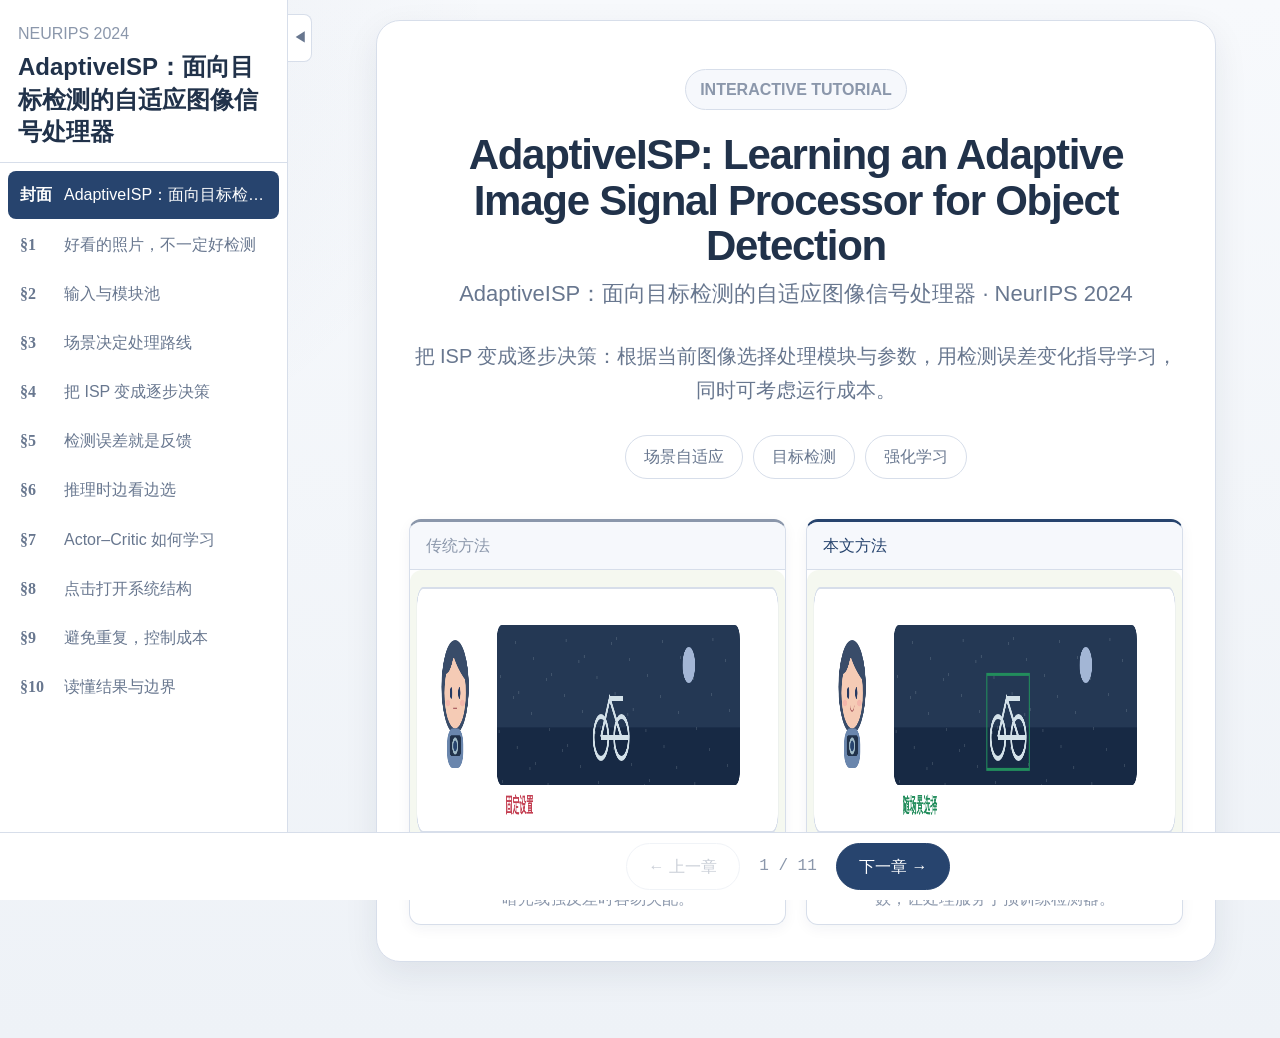
<file: adaptiveisp-liutong1012/index.html>
<!DOCTYPE html>
<html lang="zh-CN">
  <head>
    <meta charset="UTF-8" />
    <meta name="viewport" content="width=device-width, initial-scale=1.0" />
    <title>AdaptiveISP：面向目标检测的自适应图像信号处理器 · 交互式教程</title>
    <script type="module" crossorigin src="./assets/index-CnP8AbeQ.js"></script>
    <link rel="stylesheet" crossorigin href="./assets/index-BJ--ito3.css">
  </head>
  <body>
    <div id="root"></div>

  </body>
</html>
</file>
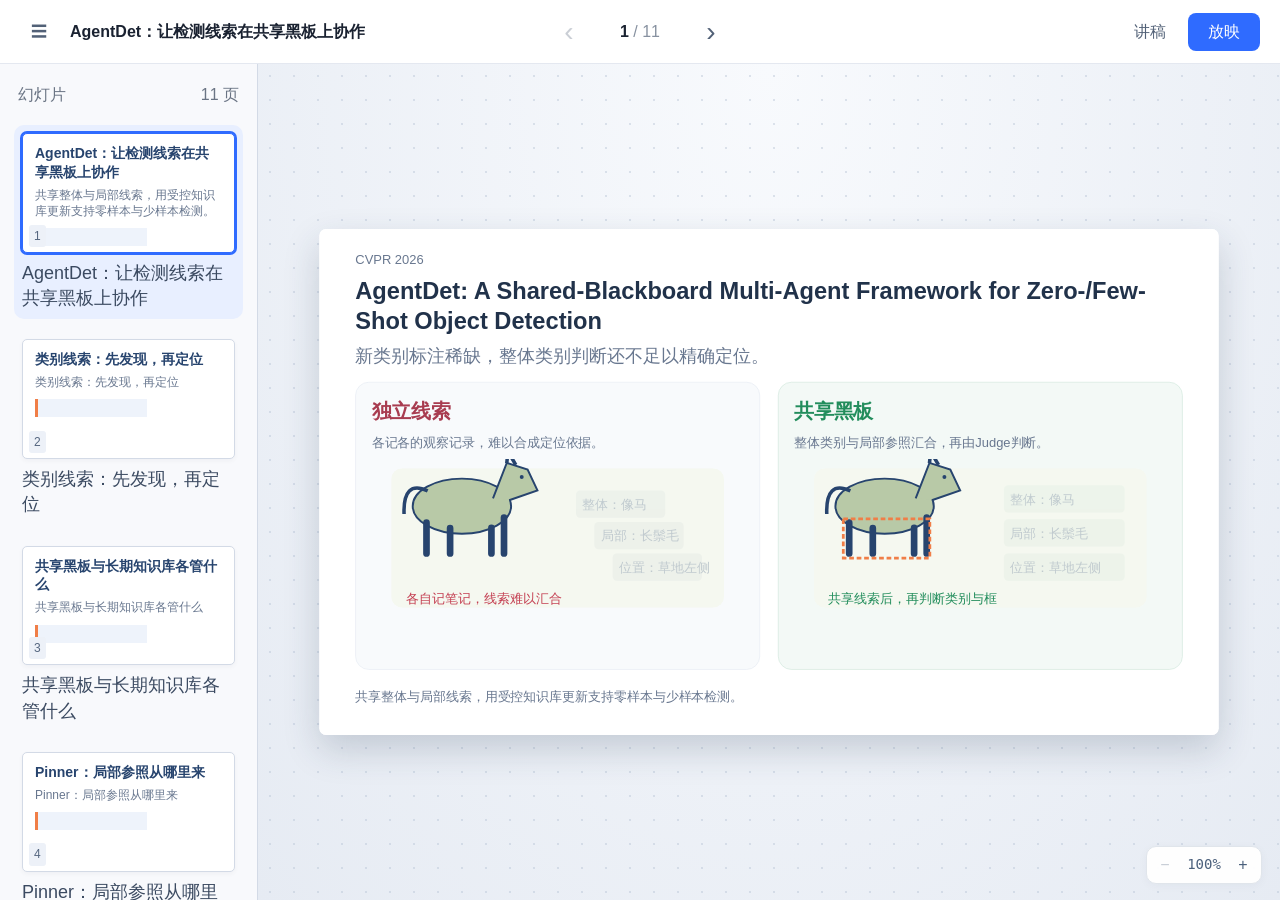
<file: agentdet-liutong1109/index.html>
<!DOCTYPE html>
<html lang="zh-CN">
  <head>
    <meta charset="UTF-8" />
    <!-- 固定幻灯片画布由 SlideStage 等比缩放至可用视口 -->
    <meta name="viewport" content="width=device-width, initial-scale=1, user-scalable=yes" />
    <title>AgentDet：让检测线索在共享黑板上协作 · 交互式教程</title>
    <script type="module" crossorigin src="./assets/index-Dm8McKli.js"></script>
    <link rel="stylesheet" crossorigin href="./assets/index-DYJbeweM.css">
  </head>
  <body>
    <div id="root"></div>
  </body>
</html>
</file>
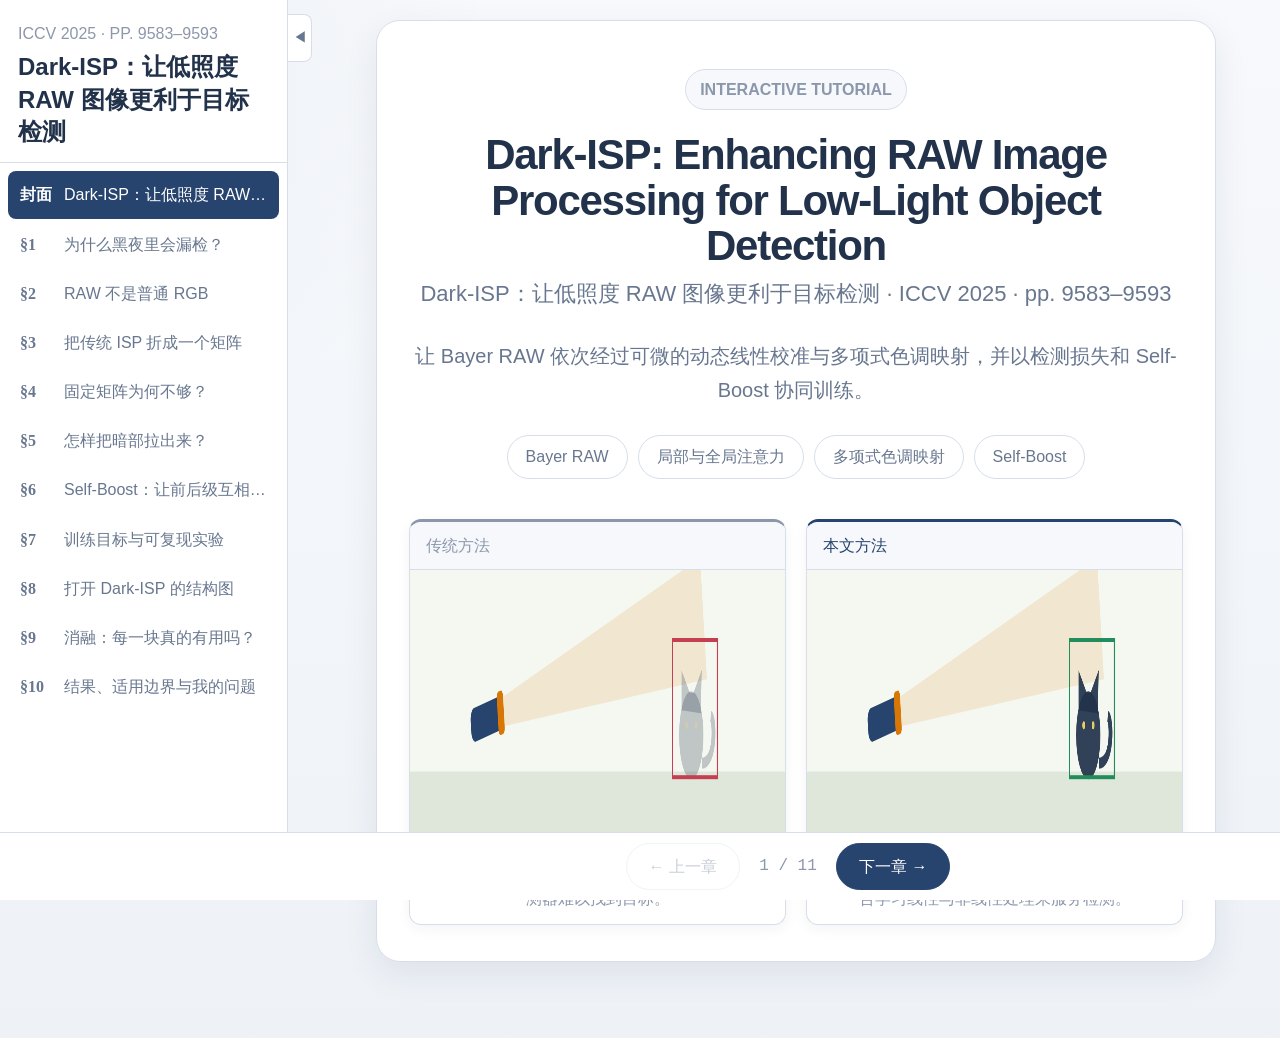
<file: darkisp-liutong1015/index.html>
<!DOCTYPE html>
<html lang="zh-CN">
  <head>
    <meta charset="UTF-8" />
    <meta name="viewport" content="width=device-width, initial-scale=1.0" />
    <title>Dark-ISP：低照度 RAW 目标检测交互导读 · 交互式教程</title>
    <script type="module" crossorigin src="./assets/index-CKxc8Rxz.js"></script>
    <link rel="stylesheet" crossorigin href="./assets/index-Behyc7Zi.css">
  </head>
  <body>
    <div id="root"></div>
  </body>
</html>
</file>
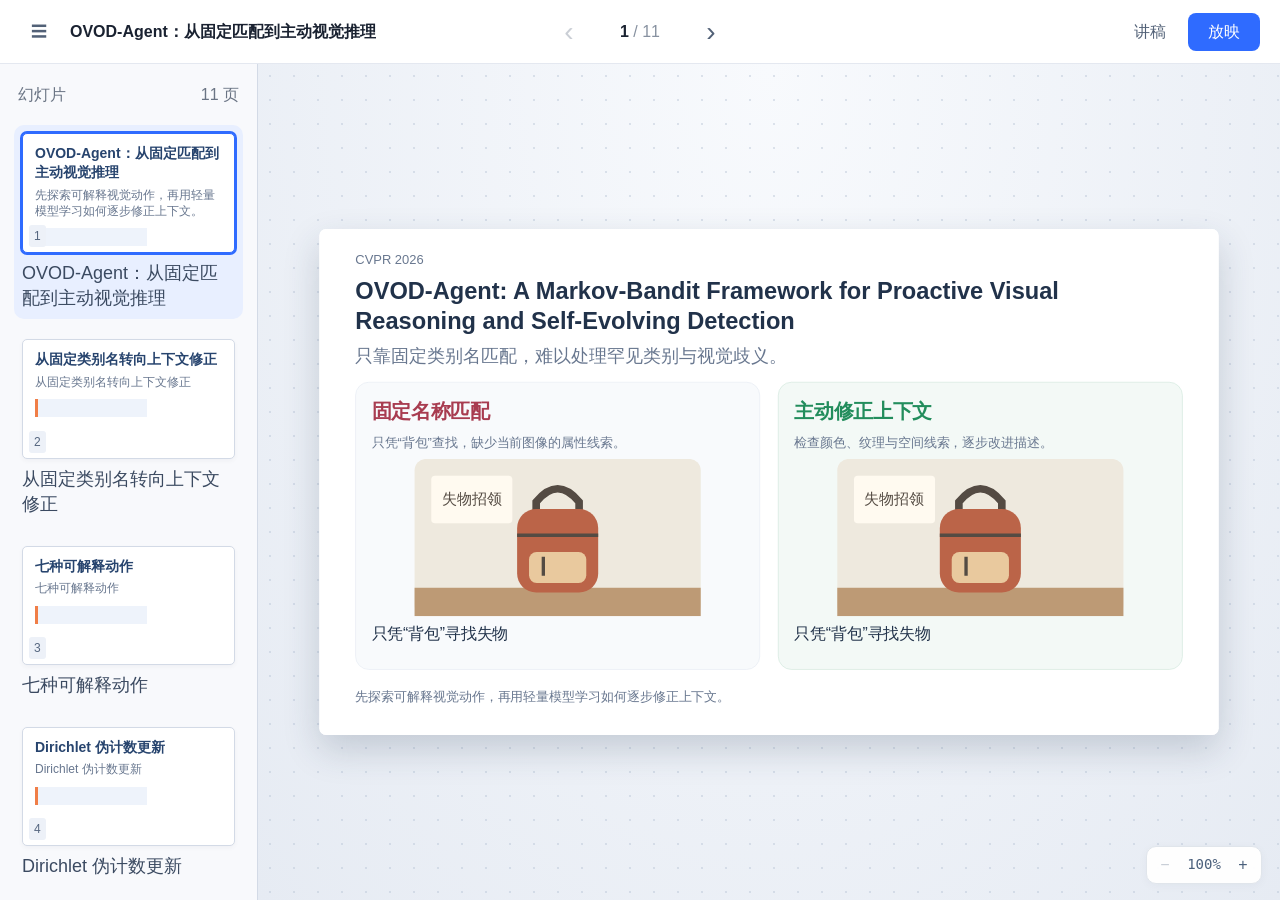
<file: ovodagent-liutong1102/index.html>
<!DOCTYPE html>
<html lang="zh-CN">
  <head>
    <meta charset="UTF-8" />
    <!-- 固定幻灯片画布由 SlideStage 等比缩放至可用视口 -->
    <meta name="viewport" content="width=device-width, initial-scale=1, user-scalable=yes" />
    <title>OVOD-Agent：从固定匹配到主动视觉推理 · 交互式教程</title>
    <script type="module" crossorigin src="./assets/index-BEd6G6-l.js"></script>
    <link rel="stylesheet" crossorigin href="./assets/index-DvUQED3P.css">
  </head>
  <body>
    <div id="root"></div>
  </body>
</html>
</file>
<file: adaptiveisp-liutong1012/assets/index-BJ--ito3.css>
:root{--ui-bg-page: #eef2f7;--ui-bg-page-top: #f7f9fc;--ui-bg-card: #ffffff;--ui-bg-soft: #eef3fb;--ui-bg-muted: #f6f8fc;--ui-text-main: #21324a;--ui-text-muted: #68778f;--ui-text-light: #8b97ab;--ui-border: #d7deea;--ui-border-strong: #9fb0c8;--ui-accent: #27446e;--ui-accent-alt: #f07e47;--ui-success: #228d5c;--ui-warning: #c07100;--ui-danger: #c43f52;--bg: var(--ui-bg-page);--paper: var(--ui-bg-card);--paper-2: var(--ui-bg-muted);--ink: var(--ui-text-main);--ink-2: var(--ui-text-muted);--slate: var(--ui-text-muted);--slate-2: var(--ui-text-light);--line: var(--ui-border);--line-2: var(--ui-border-strong);--blue: var(--ui-accent);--blue-soft: var(--ui-bg-soft);--green: var(--ui-success);--green-soft: rgba(34, 141, 92, .12);--orange: var(--ui-accent-alt);--orange-soft: rgba(240, 126, 71, .12);--purple: #7c3aed;--purple-soft: #f5f3ff;--red: var(--ui-danger);--red-soft: rgba(196, 63, 82, .1);--yellow: var(--ui-warning);--yellow-soft: rgba(192, 113, 0, .14);--olive: var(--ui-success);--sky: #4f7fb5;--rust: var(--ui-accent-alt);--accent: var(--ui-accent);--bad: var(--ui-danger);--ui-shadow-soft: 0 12px 34px rgba(25, 42, 70, .08);--ui-shadow-hover: 0 16px 40px rgba(25, 42, 70, .12);--shadow: var(--ui-shadow-soft);--shadow-soft: 0 4px 14px rgba(25, 42, 70, .05);--shadow-hover: var(--ui-shadow-hover);--ui-radius-xl: 24px;--ui-radius-lg: 18px;--ui-radius-md: 12px;--ui-radius-sm: 8px;--ui-radius-pill: 999px;--radius: var(--ui-radius-lg);--radius-sm: var(--ui-radius-md);--ui-font-sans: "Segoe UI", "PingFang SC", "Hiragino Sans GB", Arial, sans-serif;--ui-font-mono: "Cascadia Code", "SFMono-Regular", Consolas, monospace;--ui-type-display-size: clamp(2.25rem, 4vw, 2.625rem);--ui-type-display-weight: 800;--ui-type-display-line-height: 1.08;--ui-type-display-letter-spacing: -.03em;--ui-type-h1-size: clamp(2rem, 3.5vw, 2.25rem);--ui-type-h1-weight: 800;--ui-type-h1-line-height: 1.12;--ui-type-h1-letter-spacing: -.02em;--ui-type-h2-size: clamp(1.5rem, 3vw, 1.75rem);--ui-type-h2-weight: 800;--ui-type-h2-line-height: 1.22;--ui-type-h2-letter-spacing: -.01em;--ui-type-h3-size: 1.5rem;--ui-type-h3-weight: 800;--ui-type-h3-line-height: 1.35;--ui-type-subtitle-size: 1.375rem;--ui-type-subtitle-weight: 500;--ui-type-subtitle-line-height: 1.6;--ui-type-body-size: 1.25rem;--ui-type-body-weight: 500;--ui-type-body-line-height: 1.7;--ui-type-body-small-size: 1rem;--ui-type-body-small-weight: 500;--ui-type-body-small-line-height: 1.7;--ui-type-formula-size: var(--ui-type-subtitle-size);--ui-type-formula-weight: 700;--ui-type-formula-line-height: 1.35;--ease-out: cubic-bezier(.16, 1, .3, 1);--ease-in-out: cubic-bezier(.65, 0, .35, 1);--ease-spring: cubic-bezier(.34, 1.56, .64, 1);--t-fast: .16s;--t-med: .28s;--t-slow: .48s}*{box-sizing:border-box;margin:0;padding:0}html{scroll-behavior:smooth}body{min-width:320px;font-family:var(--ui-font-sans);background:radial-gradient(circle at top left,rgba(39,68,110,.06),transparent 30%),linear-gradient(180deg,var(--ui-bg-page-top) 0%,var(--ui-bg-page) 100%);color:var(--ink);font-size:var(--ui-type-body-size);font-weight:var(--ui-type-body-weight);line-height:var(--ui-type-body-line-height);-webkit-font-smoothing:antialiased}a{color:var(--blue);text-decoration:none}a:hover{text-decoration:underline}p{margin:.7em 0}main{max-width:1120px;margin:0 auto;padding:0 28px 80px;clear:both}button,input,select,textarea{font:inherit}button,.chip,[data-tip],.sym,.bg-side,.dl-video-card,.metric{transition:transform var(--t-fast) var(--ease-out),box-shadow var(--t-fast) var(--ease-out),background-color var(--t-fast) var(--ease-out),border-color var(--t-fast) var(--ease-out),color var(--t-fast) var(--ease-out)}button,.chip,.sym,.dl-video-card{cursor:pointer}button:active,.chip:active,.chap-loader-btn:active{transform:translateY(0) scale(.97)}button:focus-visible,.chip:focus-visible,.sym:focus-visible,[tabindex]:focus-visible,a:focus-visible,input:focus-visible{outline:3px solid rgba(39,68,110,.4);outline-offset:3px;border-radius:inherit}@keyframes chap-reveal{0%{opacity:0;transform:translateY(20px)}to{opacity:1;transform:translateY(0)}}@keyframes pulse-blue{0%,to{box-shadow:0 0 #27446e59}50%{box-shadow:0 0 0 6px #27446e00}}@keyframes tip-fade-in{0%{opacity:0;transform:translate(-50%) translateY(4px)}to{opacity:1;transform:translate(-50%) translateY(0)}}@keyframes dl-pulse{0%,to{opacity:.55;transform:scale(1)}50%{opacity:1;transform:scale(1.08)}}section.chap:not(.chap-hidden){animation:chap-reveal var(--t-slow) var(--ease-out) both}canvas{display:block;max-width:100%;margin:8px auto;background:var(--paper);border:1px solid var(--line);border-radius:var(--ui-radius-sm);opacity:0;transition:opacity var(--t-med) var(--ease-out)}canvas.is-ready{opacity:1}section.hero{max-width:1180px;margin:28px auto;padding:48px 32px 36px;text-align:center;background:var(--paper);border:1px solid var(--line);border-radius:var(--ui-radius-xl);box-shadow:var(--shadow)}.hero-inner{max-width:800px;margin:0 auto}.hero-venue{display:inline-block;padding:6px 14px;border:1px solid var(--line);border-radius:var(--ui-radius-pill);background:var(--paper-2);color:var(--slate-2);font-size:var(--ui-type-body-small-size);font-weight:var(--ui-type-h3-weight);letter-spacing:0;text-transform:uppercase;margin-bottom:22px}.hero h1{margin:0 0 8px;color:var(--ink);font-size:var(--ui-type-display-size);font-weight:var(--ui-type-display-weight);letter-spacing:var(--ui-type-display-letter-spacing);line-height:var(--ui-type-display-line-height);overflow-wrap:anywhere}.hero-sub{margin-bottom:28px;color:var(--slate);font-size:var(--ui-type-subtitle-size);font-weight:var(--ui-type-subtitle-weight);line-height:var(--ui-type-subtitle-line-height)}.hero-abs{margin:0 auto 28px;color:var(--ink-2);font-size:var(--ui-type-body-size);font-weight:var(--ui-type-body-weight);line-height:var(--ui-type-body-line-height)}.hero-abs b{color:var(--ink);font-weight:700}.hero-meta{display:flex;justify-content:center;gap:10px;flex-wrap:wrap;margin-bottom:40px}.hero-meta a,.hero-meta span,.hero-meta .tag{padding:7px 18px;border:1px solid var(--line);border-radius:var(--ui-radius-pill);background:var(--paper);color:var(--slate);font-size:var(--ui-type-body-small-size);font-weight:var(--ui-type-body-small-weight)}.hero-meta a:hover,.hero-meta .tag:hover{background:var(--blue-soft);border-color:var(--line-2);color:var(--blue);text-decoration:none}.hero-compare{display:grid;grid-template-columns:1fr 1fr;gap:20px;text-align:left}.bg-side{overflow:hidden;background:var(--paper);border:1px solid var(--line);border-radius:var(--radius-sm);box-shadow:var(--shadow-soft)}.bg-side.old{border-top:3px solid var(--slate-2)}.bg-side.new{border-top:3px solid var(--blue)}.bg-side-head{display:flex;align-items:center;gap:8px;padding:10px 16px;background:var(--paper-2);border-bottom:1px solid var(--line);font-size:var(--ui-type-body-small-size);font-weight:var(--ui-type-body-small-weight)}.bg-side.old .bg-side-head{color:var(--slate-2)}.bg-side.new .bg-side-head{color:var(--blue)}.bg-side-canvas{display:block;width:100%;background:var(--paper)}.bg-side-canvas canvas{width:100%;margin:0;border:0;border-radius:0}.bg-side-img{display:block;width:100%}.bg-side-tag{padding:8px 16px 12px;color:var(--slate-2);font-size:var(--ui-type-body-small-size);text-align:center}.bg-side-tag b{color:var(--ink)}section.chap{scroll-margin-top:16px;margin:32px 0 0;padding:32px;background:var(--paper);border:1px solid var(--line);border-radius:var(--radius);box-shadow:var(--shadow)}section.chap:first-of-type{margin-top:0}.chap-title{display:flex;align-items:baseline;gap:12px;flex-wrap:wrap;margin:0 0 8px;color:var(--ink);font-size:var(--ui-type-h1-size);font-weight:var(--ui-type-h1-weight);letter-spacing:var(--ui-type-h1-letter-spacing);line-height:var(--ui-type-h1-line-height)}.chap-title .num{color:var(--blue);font-family:Georgia,serif;font-size:var(--ui-type-h2-size);font-style:italic;font-weight:var(--ui-type-h2-weight)}section.chap .chap-intro,section.chap .module-desc,section.chap .note,section.chap p,section.chap li{color:var(--ink-2)}.badge-tag{display:inline-block;padding:3px 10px;border-radius:var(--ui-radius-pill);font-size:var(--ui-type-body-small-size);font-weight:var(--ui-type-h3-weight);letter-spacing:0;margin-left:2px;vertical-align:2px}.badge-tag.inf{background:var(--green-soft);color:var(--green)}.badge-tag.trn{background:var(--orange-soft);color:var(--orange)}.badge-tag.both{background:var(--blue-soft);color:var(--blue)}.flow-mini{display:flex;align-items:center;gap:4px;flex-wrap:wrap;margin:0 0 18px;padding:10px 14px;background:var(--paper);border:1px solid var(--line);border-radius:var(--radius-sm)}.flow-step{display:flex;align-items:center;gap:6px;padding:4px 10px;background:var(--bg);border:0;border-radius:var(--ui-radius-pill);color:var(--slate-2);font-size:var(--ui-type-body-small-size);font-weight:var(--ui-type-body-small-weight);transition:all var(--t-med) var(--ease-out)}.flow-step.done{background:var(--green-soft);color:var(--green)}.flow-step.active{background:var(--blue);color:#fff;animation:pulse-blue 2s ease-in-out infinite}.flow-arrow{color:var(--line-2);font-size:var(--ui-type-body-small-size)}.chap-bridge{display:flex;align-items:stretch;gap:0;overflow:hidden;margin:24px 0 20px;background:linear-gradient(135deg,var(--blue-soft) 0%,var(--green-soft) 100%);border:1px solid var(--line);border-radius:var(--radius-sm)}.chap-bridge:before{content:"";width:5px;flex-shrink:0;background:linear-gradient(180deg,var(--blue),var(--green))}.cb-icon{display:flex;align-items:center;justify-content:center;width:56px;flex-shrink:0;background:#fff9;font-size:28px;line-height:1}.cb-body{flex:1;padding:14px 16px}.cb-title{margin-bottom:4px;color:var(--blue);font-size:var(--ui-type-body-small-size);font-weight:var(--ui-type-h3-weight);letter-spacing:0;text-transform:uppercase}.cb-text{color:var(--ink-2);font-size:var(--ui-type-body-size);font-weight:var(--ui-type-body-weight);line-height:var(--ui-type-body-line-height)}.cb-text b{color:var(--ink);font-weight:700}.cb-text em{color:var(--blue);font-style:normal;font-weight:600}.analogy-card{display:flex;gap:0;min-height:160px;overflow:hidden;margin:12px 0;background:var(--orange-soft);border:1px solid rgba(240,126,71,.38);border-radius:var(--radius-sm)}.analogy-visual{display:flex;align-items:center;justify-content:center;width:580px;flex-shrink:0;padding:8px;background:var(--orange-soft)}.analogy-visual canvas{margin:0;background:var(--ui-bg-card);border:0;border-radius:var(--ui-radius-sm)}.analogy-body{display:flex;flex:1;flex-direction:column;justify-content:center;padding:16px 20px}.analogy-title{display:flex;align-items:center;gap:8px;margin-bottom:8px;color:var(--orange);font-size:var(--ui-type-body-small-size);font-weight:var(--ui-type-h3-weight);letter-spacing:0}.analogy-title:before{content:"";width:6px;height:6px;flex-shrink:0;background:var(--orange);border-radius:50%}.analogy-text{color:var(--ink-2);font-size:var(--ui-type-body-size);font-weight:var(--ui-type-body-weight);line-height:var(--ui-type-body-line-height)}.analogy-text b{color:var(--ink)}.module{overflow:hidden;margin:18px 0 28px;background:var(--paper);border:1px solid var(--line);border-radius:var(--radius);animation:chap-reveal var(--t-slow) var(--ease-out) both}.module-head{display:flex;align-items:center;gap:12px;flex-wrap:wrap;padding:14px 20px;background:var(--paper-2);border-bottom:1px solid var(--line)}.module-head .num{padding:2px 8px;background:var(--blue-soft);border-radius:var(--ui-radius-sm);color:var(--blue);font-family:Georgia,serif;font-size:var(--ui-type-body-small-size);font-weight:var(--ui-type-h3-weight)}.module-head h4{flex:1;min-width:200px;color:var(--ink);font-size:var(--ui-type-h3-size);font-weight:var(--ui-type-h3-weight);line-height:var(--ui-type-h3-line-height)}.module-body{padding:18px 22px 22px}.module-desc{margin:0 0 14px;color:var(--ink-2);font-size:var(--ui-type-body-size);font-weight:var(--ui-type-body-weight);line-height:var(--ui-type-body-line-height)}.module-desc code{padding:1px 5px;background:var(--paper-2);border-radius:4px;color:var(--orange);font-family:var(--ui-font-mono);font-size:.9em}input[type=range]{-webkit-appearance:none;-moz-appearance:none;appearance:none;width:100%;height:6px;background:linear-gradient(90deg,var(--blue-soft),var(--blue));border-radius:var(--ui-radius-pill);outline:none;cursor:pointer}input[type=range]::-webkit-slider-thumb{-webkit-appearance:none;-moz-appearance:none;appearance:none;width:20px;height:20px;background:#fff;border:3px solid var(--blue);border-radius:50%;box-shadow:0 2px 8px #192a4633;transition:transform var(--t-fast) var(--ease-spring)}input[type=range]::-webkit-slider-thumb:hover{transform:scale(1.15)}input[type=range]::-moz-range-thumb{width:20px;height:20px;background:#fff;border:3px solid var(--blue);border-radius:50%;box-shadow:0 2px 8px #192a4633}.ctrl{display:flex;align-items:center;gap:12px;flex-wrap:wrap;width:100%;margin:12px 0 8px;padding:10px 14px;background:var(--paper-2);border:1px solid var(--line);border-radius:var(--ui-radius-sm);font-size:var(--ui-type-body-small-size)}.ctrl label{display:flex;align-items:center;gap:8px;color:var(--slate);font-size:var(--ui-type-body-small-size);font-weight:var(--ui-type-body-small-weight)}.ctrl input[type=range]{flex:1;min-width:140px}.ctrl .val{min-width:52px;color:var(--blue);font-family:var(--ui-font-mono);font-size:var(--ui-type-body-small-size);font-weight:var(--ui-type-body-small-weight);text-align:right}.feedback{min-height:22px;margin-top:8px;padding:9px 13px;background:var(--paper-2);border-left:4px solid var(--line-2);border-radius:0 var(--ui-radius-sm) var(--ui-radius-sm) 0;color:var(--slate);font-size:var(--ui-type-body-small-size);font-weight:var(--ui-type-body-small-weight);font-style:italic}.feedback.good{color:var(--green);background:var(--green-soft);border-left-color:var(--green);font-style:normal}.feedback.bad{color:var(--red);background:var(--red-soft);border-left-color:var(--red);font-style:normal}.chip-row{display:flex;justify-content:center;gap:8px;flex-wrap:wrap;margin-bottom:14px}.chip{display:inline-flex;align-items:center;gap:4px;padding:7px 14px;background:var(--paper);border:1px solid var(--line);border-radius:var(--ui-radius-pill);color:var(--ink-2);font-size:var(--ui-type-body-small-size);font-weight:var(--ui-type-body-small-weight);-webkit-user-select:none;user-select:none}.chip:hover{border-color:var(--blue)}.chip.selected{background:var(--blue);color:#fff;border-color:var(--blue)}.step-ctrl{display:flex;align-items:center;justify-content:center;gap:16px;flex-wrap:wrap;margin:12px 0 8px}.step-label{color:var(--ink);font-size:var(--ui-type-body-small-size);font-weight:var(--ui-type-body-small-weight)}.step-label b{color:var(--blue);font-size:var(--ui-type-h3-size);font-weight:var(--ui-type-h3-weight)}.step-desc{padding:8px;color:var(--ink-2);font-size:var(--ui-type-body-small-size);font-weight:var(--ui-type-body-small-weight);text-align:center}button.tiny{padding:8px 17px;background:var(--blue);border:1px solid var(--blue);border-radius:var(--ui-radius-pill);color:#fff;font-size:var(--ui-type-body-small-size);font-weight:var(--ui-type-body-small-weight)}button.tiny:hover{background:#1f385d;border-color:#1f385d;transform:translateY(-1px)}button.tiny.ghost{background:#fff;color:var(--blue);border-color:var(--line)}button.tiny.ghost:hover{background:var(--blue-soft);border-color:var(--blue)}button.tiny:disabled{opacity:.5;cursor:not-allowed}.compare-row{display:grid;grid-template-columns:repeat(2,1fr);gap:16px;margin:14px 0}.compare-col{display:flex;flex-direction:column;align-items:center}.compare-label{margin-bottom:8px;font-size:var(--ui-type-body-small-size);font-weight:var(--ui-type-body-small-weight)}.three-col-demo{display:grid;grid-template-columns:repeat(3,1fr);gap:12px;width:100%;margin:16px 0}.three-col-panel{display:flex;position:relative;flex-direction:column;padding:14px;background:var(--paper);border:2px solid var(--line);border-radius:var(--radius-sm)}.three-col-panel.clean{border-color:var(--green);background:var(--green-soft)}.three-col-panel.noisy{border-color:var(--red);background:var(--red-soft)}.three-col-panel.recover{border-color:var(--blue);background:var(--blue-soft)}.three-col-label{margin-bottom:8px;font-size:var(--ui-type-body-small-size);font-weight:var(--ui-type-h3-weight);text-align:center}.three-col-canvas-wrap{display:flex;align-items:center;justify-content:center;min-height:200px;flex:1}.three-col-canvas-wrap canvas{margin:0;background:transparent;border:0;box-shadow:none}.three-col-eq{margin-top:8px;padding:6px 8px;background:#ffffffb3;border-radius:4px;font-family:var(--ui-font-mono);font-size:var(--ui-type-body-small-size);font-weight:var(--ui-type-body-small-weight);text-align:center}.metrics{display:grid;grid-template-columns:repeat(3,1fr);gap:10px;width:100%;margin:10px 0}.metric{padding:12px 14px;background:var(--paper);border:1px solid var(--line);border-radius:var(--ui-radius-sm);text-align:center}.metric:hover{border-color:var(--line-2);box-shadow:var(--shadow-soft)}.metric .l{color:var(--slate-2);font-size:var(--ui-type-body-small-size);font-weight:var(--ui-type-body-small-weight)}.metric .v{margin:4px 0;color:var(--ink);font-family:var(--ui-font-mono);font-size:var(--ui-type-h2-size);font-weight:var(--ui-type-h2-weight)}.formula-explain{position:relative;margin:14px 0;padding:20px;background:linear-gradient(135deg,var(--blue-soft) 0%,var(--green-soft) 100%);border:1px solid var(--line);border-radius:var(--radius-sm);text-align:center}.fe-hint{position:absolute;top:7px;left:11px;margin:0;color:var(--slate-2);font-size:var(--ui-type-body-small-size)}.fe-formula{display:inline-block;margin:4px 0 14px;padding:12px 22px;background:#fff;border:1px solid var(--line);border-radius:var(--ui-radius-sm);color:var(--blue);font-family:"Cambria Math",Georgia,serif;font-size:var(--ui-type-formula-size);font-weight:var(--ui-type-formula-weight);line-height:var(--ui-type-formula-line-height);max-width:100%;overflow-x:auto}.sym{padding:2px 4px;border-radius:4px;transition:background-color var(--t-fast) var(--ease-out),color var(--t-fast) var(--ease-out)}.sym:hover{background:var(--blue-soft)}.sym.active{background:var(--blue);color:#fff}.fe-formula .fe-formula-sym{cursor:pointer;border-bottom:1px dotted currentColor;padding:0 1px;border-radius:3px}.fe-formula .fe-formula-sym:hover{background:var(--blue-soft)}.fe-formula .fe-formula-sym.active{background:var(--blue);color:#fff;border-bottom-color:#fff}.fe-explain{display:flex;align-items:baseline;gap:10px;margin:6px auto 0;padding:10px 14px;max-width:100%;text-align:left;background:#fff;border:1px solid var(--line);border-left:4px solid var(--blue);border-radius:0 var(--ui-radius-sm) var(--ui-radius-sm) 0;box-shadow:var(--shadow-soft);animation:chap-reveal var(--t-fast) var(--ease-out) both}.fe-explain-sym{flex:0 0 auto;font-family:"Cambria Math",Georgia,serif;font-size:var(--ui-type-formula-size);font-weight:var(--ui-type-formula-weight);color:var(--blue)}.fe-explain-desc{color:var(--slate);font-size:var(--ui-type-body-small-size);font-weight:var(--ui-type-body-small-weight);line-height:var(--ui-type-body-small-line-height)}.fe-explain-desc b{color:var(--blue)}.formula{display:block;overflow-x:auto;margin:14px 0;padding:12px 18px;background:var(--blue-soft);border-left:4px solid var(--blue);border-radius:0 var(--ui-radius-sm) var(--ui-radius-sm) 0;color:var(--blue);font-family:var(--ui-font-mono);font-size:var(--ui-type-body-small-size);font-weight:var(--ui-type-body-small-weight)}.algo-formula{display:block;margin:6px 0 8px;padding:12px 16px;background:var(--blue-soft);border-left:3px solid var(--blue);border-radius:0 var(--ui-radius-sm) var(--ui-radius-sm) 0;color:var(--blue);font-family:var(--ui-font-mono);font-size:var(--ui-type-body-small-size);font-weight:var(--ui-type-body-small-weight);line-height:var(--ui-type-body-small-line-height);overflow-wrap:anywhere;white-space:pre-wrap}.embed-takeaway,.reversibility-takeaway{display:flex;align-items:stretch;gap:0;overflow:hidden;margin:16px 0 0;border:1px solid var(--line);border-radius:var(--radius-sm)}.embed-takeaway{background:linear-gradient(135deg,var(--green-soft) 0%,var(--blue-soft) 50%,var(--orange-soft) 100%)}.reversibility-takeaway{background:linear-gradient(90deg,var(--green-soft) 0%,var(--yellow-soft) 50%,var(--red-soft) 100%)}.et-item{display:flex;position:relative;flex:1;flex-direction:column;align-items:center;justify-content:center;gap:6px;padding:16px 14px;text-align:center}.et-icon{font-size:28px;line-height:1}.et-title{color:var(--ink);font-size:var(--ui-type-body-small-size);font-weight:var(--ui-type-body-small-weight)}.et-desc{color:var(--ink-2);font-size:var(--ui-type-body-small-size);font-weight:var(--ui-type-body-small-weight);line-height:var(--ui-type-body-small-line-height)}.et-arrow{display:flex;align-items:center;justify-content:center;width:28px;flex-shrink:0;background:#ffffff80;color:var(--slate-2);font-size:var(--ui-type-h3-size);font-weight:var(--ui-type-h3-weight)}.insight-bar{display:none;margin:8px 0;padding:10px 14px;background:var(--blue-soft);border-left:4px solid var(--blue);border-radius:0 var(--ui-radius-sm) var(--ui-radius-sm) 0;color:var(--ink-2);font-size:var(--ui-type-body-size);font-weight:var(--ui-type-body-weight);line-height:var(--ui-type-body-line-height)}.insight-bar.show{display:block;animation:chap-reveal var(--t-med) var(--ease-out) both}.insight-bar:before{content:"💡 "}[data-tip]{position:relative;cursor:help}[data-tip]:hover:after{content:attr(data-tip);position:absolute;bottom:calc(100% + 8px);left:50%;z-index:200;width:max-content;max-width:260px;padding:7px 11px;background:var(--ink);border-radius:var(--ui-radius-sm);box-shadow:0 4px 12px #0003;color:#fff;font-size:var(--ui-type-body-small-size);font-style:normal;font-weight:var(--ui-type-body-small-weight);line-height:var(--ui-type-body-small-line-height);pointer-events:none;transform:translate(-50%);white-space:normal;animation:tip-fade-in var(--t-fast) var(--ease-out) both}table.paper{width:100%;overflow:hidden;margin:12px 0;background:var(--paper);border:1px solid var(--line);border-collapse:collapse;border-radius:var(--radius-sm);font-size:var(--ui-type-body-small-size);font-weight:var(--ui-type-body-small-weight)}table.paper th,table.paper td{padding:10px 12px;border-bottom:1px solid var(--line);text-align:left}table.paper th{background:var(--paper-2);color:var(--slate);font-size:var(--ui-type-body-small-size);font-weight:var(--ui-type-body-small-weight)}table.paper tr:hover td{background:#27446e0d}table.paper tr:last-child td{border-bottom:0}.chap-hidden{display:none!important}.chap-loader{display:flex;flex-direction:column;align-items:center;margin:4px 0;padding:28px 16px 36px}.chap-loader-hint{margin-bottom:14px;color:var(--ink-2);font-size:var(--ui-type-body-small-size);font-weight:var(--ui-type-body-small-weight);letter-spacing:0}.chap-loader-btn{display:inline-flex;align-items:center;gap:10px;padding:13px 32px;background:var(--blue);border:0;border-radius:var(--ui-radius-pill);box-shadow:var(--shadow);color:#fff;font-size:var(--ui-type-body-size);font-weight:var(--ui-type-body-weight)}.chap-loader-btn:hover{transform:translateY(-2px);box-shadow:var(--ui-shadow-hover)}.chap-loader-arrow{font-size:var(--ui-type-h3-size);transition:transform var(--t-fast) var(--ease-out)}.chap-loader-btn:hover .chap-loader-arrow{transform:translate(4px)}.dl-related-section{margin:40px 0 0;padding:24px;background:var(--paper);border:1px solid var(--line);border-radius:var(--radius);box-shadow:var(--shadow-soft)}.dl-related-section h3{margin:0 0 6px;color:var(--ink);font-size:var(--ui-type-h2-size);font-weight:var(--ui-type-h2-weight);letter-spacing:var(--ui-type-h2-letter-spacing);line-height:var(--ui-type-h2-line-height)}.dl-related-section>p{margin:0 0 14px;color:var(--ink-2);font-size:var(--ui-type-body-small-size);font-weight:var(--ui-type-body-small-weight)}.dl-video-strip{display:grid;grid-auto-flow:column;grid-auto-columns:calc((100% - 36px)/4);gap:12px;overflow-x:auto;overscroll-behavior-inline:contain;padding-bottom:8px;scroll-snap-type:x proximity;scrollbar-width:thin}a.dl-video-card{display:grid;position:relative;gap:7px;min-width:0;padding:0;background:transparent;border:0;border-radius:var(--ui-radius-sm);color:inherit;scroll-snap-align:start;text-decoration:none}.dl-video-link-cover{display:grid;position:relative;overflow:hidden;place-items:center;width:100%;aspect-ratio:16 / 9;background:linear-gradient(135deg,#1f385d 0%,var(--ui-accent) 100%);border-radius:var(--ui-radius-sm);box-shadow:0 8px 18px #21324a14}a.dl-video-card:hover .dl-video-link-cover{transform:translateY(-2px);box-shadow:0 12px 24px #121f3038}.dl-video-link-cover.is-loading .dl-video-play{animation:dl-pulse 1.2s ease-in-out infinite}.dl-video-cover-img{position:absolute;top:0;right:0;bottom:0;left:0;width:100%;height:100%;object-fit:cover;opacity:0;transition:opacity var(--t-med) var(--ease-out)}.dl-video-link-cover.is-loaded .dl-video-cover-img{opacity:1}.dl-video-link-cover.is-loaded{background:linear-gradient(135deg,#1f385d 0%,var(--ui-accent) 100%)}.dl-video-play{display:grid;position:relative;z-index:2;width:44px;height:44px;place-items:center;background:#27446ee0;border:1px solid rgba(255,255,255,.68);border-radius:50%;box-shadow:0 6px 16px #121f303d;color:#fff;font-size:17px;line-height:1;text-indent:3px}.dl-video-badge,.dl-video-link-tag{position:absolute;left:8px;bottom:8px;z-index:3;padding:3px 8px;background:#121f30a8;border-radius:4px;color:#fff;font-size:var(--ui-type-body-small-size);font-weight:var(--ui-type-body-small-weight);letter-spacing:0}.dl-video-duration{position:absolute;right:8px;bottom:8px;z-index:3;padding:2px 6px;background:#121f30c7;border-radius:4px;color:#fff;font-family:var(--ui-font-mono);font-size:var(--ui-type-body-small-size);font-weight:var(--ui-type-body-small-weight)}.dl-video-card strong{display:-webkit-box;overflow:hidden;color:var(--blue);font-size:var(--ui-type-body-small-size);font-weight:var(--ui-type-body-small-weight);line-height:var(--ui-type-body-small-line-height);-webkit-box-orient:vertical;-webkit-line-clamp:2}.dl-video-meta{display:flex;align-items:center;gap:8px;color:var(--slate-2);font-size:var(--ui-type-body-small-size);font-weight:var(--ui-type-body-small-weight);line-height:var(--ui-type-body-small-line-height)}.dl-video-meta .views:before{content:"▶ ";font-size:10px}.hotspot-info{margin-top:12px;padding:12px;background:var(--paper);border-left:3px solid var(--blue);border-radius:0 var(--ui-radius-sm) var(--ui-radius-sm) 0;font-size:var(--ui-type-body-small-size);font-weight:var(--ui-type-body-small-weight)}@media(max-width:768px){section.hero{width:calc(100% - 24px);margin:12px auto 20px;padding:36px 20px 24px;border-radius:var(--ui-radius-lg)}.hero-compare{grid-template-columns:1fr}main{padding:0 12px 56px}section.chap{padding:20px 16px;border-radius:var(--ui-radius-md)}.analogy-card{flex-direction:column}.analogy-visual{width:100%}.module{border-radius:var(--ui-radius-md)}.module-head{padding:13px 16px}.module-body{padding:16px}.embed-takeaway,.reversibility-takeaway{flex-direction:column}.et-arrow{width:100%;height:24px;transform:rotate(90deg)}.compare-row,.metrics,.three-col-demo{grid-template-columns:1fr}.dl-related-section{padding:20px 16px;border-radius:var(--ui-radius-md)}.dl-video-strip{grid-auto-columns:calc((100% - 12px)/2)}}@media(max-width:720px){.hero-meta a,.hero-meta span,.hero-meta .tag{padding:6px 12px}.flow-mini{gap:3px;padding:9px 10px}.flow-step{padding:4px 8px}.chap-bridge{flex-wrap:wrap}.cb-icon{width:48px}.ctrl{align-items:stretch;flex-direction:column}.ctrl label{justify-content:space-between}.ctrl input[type=range]{width:100%}.chip{padding:7px 12px}.step-ctrl{gap:10px}table.paper{display:block;overflow-x:auto;white-space:nowrap}}@media(prefers-reduced-motion:reduce){html{scroll-behavior:auto}*,*:before,*:after{animation-duration:.01ms!important;animation-iteration-count:1!important;transition-duration:.01ms!important}}.paper-figure{margin:14px 0;text-align:center}.paper-figure img{max-width:100%;border:1px solid var(--line);border-radius:var(--ui-radius-sm);background:#fff}.paper-figure figcaption{margin-top:6px;color:var(--slate);font-size:var(--ui-type-body-small-size);font-weight:var(--ui-type-body-small-weight);line-height:var(--ui-type-body-small-line-height)}.slide-layout{display:flex;align-items:flex-start}.slide-sidebar{width:288px;flex-shrink:0;position:sticky;top:0;align-self:flex-start;height:100vh;overflow-y:auto;background:var(--ui-bg-card);border-right:1px solid var(--ui-border);display:flex;flex-direction:column;transition:width var(--t-med) var(--ease-out)}.slide-layout.sidebar-collapsed .slide-sidebar{width:0;overflow:hidden;border-right:0}.slide-sidebar-header{padding:20px 18px 14px;border-bottom:1px solid var(--ui-border)}.slide-sidebar-venue{color:var(--ui-text-light);font-size:var(--ui-type-body-small-size);font-weight:var(--ui-type-body-small-weight);text-transform:uppercase;letter-spacing:0;margin-bottom:4px}.slide-sidebar-title{color:var(--ui-text-main);font-size:var(--ui-type-h3-size);font-weight:var(--ui-type-h3-weight);line-height:var(--ui-type-h3-line-height);overflow-wrap:anywhere}.slide-sidebar-nav{padding:8px;display:flex;flex-direction:column;gap:2px}.slide-sidebar-item{display:flex;align-items:center;gap:10px;padding:10px 12px;border:0;border-radius:var(--ui-radius-sm);background:transparent;color:var(--ui-text-muted);text-align:left;cursor:pointer;transition:background-color var(--t-fast) var(--ease-out),color var(--t-fast) var(--ease-out),transform var(--t-fast) var(--ease-out)}.slide-sidebar-item:hover{background:var(--ui-bg-soft);color:var(--ui-accent)}.slide-sidebar-item:active{transform:scale(.98)}.slide-sidebar-item.active{background:var(--ui-accent);color:#fff}.slide-sidebar-num{flex-shrink:0;font-family:Georgia,serif;font-size:var(--ui-type-body-small-size);font-weight:var(--ui-type-h3-weight);min-width:34px}.slide-sidebar-text{flex:1;min-width:0;font-size:var(--ui-type-body-small-size);font-weight:var(--ui-type-body-small-weight);line-height:var(--ui-type-body-small-line-height);overflow:hidden;text-overflow:ellipsis;white-space:nowrap}.slide-main{flex:1;min-width:0;max-width:none;margin:0;padding:0 0 56px;clear:none}.slide-content{max-width:1400px;margin:0 auto;padding:20px clamp(24px,5vw,80px);animation:slide-in var(--t-med) var(--ease-out) both}.slide-content>section,.slide-content>.dl-related-section{margin:0;max-width:none}.slide-chap{margin:0;scroll-margin-top:0;display:flex;flex-direction:column;gap:18px}.slide-chap .module+.module{margin-top:0}.slide-chap .embed-takeaway,.slide-chap .reversibility-takeaway{margin:0}.slide-content>section.hero{max-width:none;margin:0}.slide-content>section.hero .hero-inner{max-width:960px}@keyframes slide-in{0%{opacity:0;transform:translate(18px)}to{opacity:1;transform:translate(0)}}.slide-nav{position:fixed;bottom:0;left:0;right:0;z-index:100;display:flex;align-items:center;justify-content:center;gap:16px;padding:10px 16px 10px 312px;border-top:1px solid var(--ui-border);background:var(--ui-bg-card);flex-shrink:0;transition:padding-left var(--t-med) var(--ease-out)}.slide-layout.sidebar-collapsed .slide-nav{padding-left:24px}.slide-nav-btn{padding:9px 22px;border:1px solid var(--ui-border);border-radius:var(--ui-radius-pill);background:var(--ui-bg-card);color:var(--ui-text-muted);font-size:var(--ui-type-body-small-size);font-weight:var(--ui-type-body-small-weight);cursor:pointer;transition:background-color var(--t-fast) var(--ease-out),border-color var(--t-fast) var(--ease-out),color var(--t-fast) var(--ease-out),transform var(--t-fast) var(--ease-out)}.slide-nav-btn:hover:not(:disabled){border-color:var(--ui-accent);color:var(--ui-accent);transform:translateY(-1px)}.slide-nav-btn:active:not(:disabled){transform:translateY(0) scale(.97)}.slide-nav-btn:disabled{opacity:.35;cursor:not-allowed}.slide-nav-btn-primary{background:var(--ui-accent);border-color:var(--ui-accent);color:#fff}.slide-nav-btn-primary:hover:not(:disabled){background:#1f385d;border-color:#1f385d;color:#fff}.slide-nav-counter{color:var(--ui-text-light);font-family:var(--ui-font-mono);font-size:var(--ui-type-body-small-size);font-weight:var(--ui-type-body-small-weight);min-width:64px;text-align:center}.slide-sidebar-toggle{display:none;position:fixed;top:12px;left:12px;z-index:300;align-items:center;gap:6px;padding:8px 16px;border:1px solid var(--ui-border);border-radius:var(--ui-radius-pill);background:var(--ui-bg-card);color:var(--ui-accent);font-size:var(--ui-type-body-small-size);font-weight:var(--ui-type-body-small-weight);box-shadow:var(--shadow-soft);cursor:pointer}.slide-sidebar-toggle-icon{font-size:16px;line-height:1}.slide-sidebar-overlay{display:none;position:fixed;top:0;right:0;bottom:0;left:0;z-index:200;background:#192a4666}.slide-sidebar-collapse{position:sticky;top:14px;z-index:50;display:flex;align-items:center;justify-content:center;width:24px;height:48px;flex-shrink:0;border:1px solid var(--ui-border);border-left:0;border-radius:0 var(--ui-radius-sm) var(--ui-radius-sm) 0;background:var(--ui-bg-card);color:var(--ui-text-muted);font-size:14px;cursor:pointer;transition:background-color var(--t-fast) var(--ease-out),color var(--t-fast) var(--ease-out);margin-top:14px}.slide-sidebar-collapse:hover{background:var(--ui-bg-soft);color:var(--ui-accent)}.slide-layout.sidebar-collapsed .slide-sidebar-collapse{border:1px solid var(--ui-border);border-radius:var(--ui-radius-sm)}@media(max-width:768px){.slide-sidebar-toggle{display:flex}.slide-sidebar-collapse{display:none}.slide-sidebar{position:fixed;left:0;top:0;z-index:250;width:280px;transform:translate(-100%);transition:transform var(--t-med) var(--ease-out);box-shadow:var(--shadow)}.slide-layout.sidebar-open .slide-sidebar{transform:translate(0)}.slide-layout.sidebar-open .slide-sidebar-overlay{display:block}.slide-content{padding:48px 16px 16px}.slide-nav{padding:8px 12px;gap:8px}.slide-nav-btn{padding:8px 14px}.slide-nav-counter{min-width:48px}}:root{--paper-scene-bg: #f5f8f0;--paper-accent-2: #f07e47}
</file>
<file: agentdet-liutong1109/assets/index-DYJbeweM.css>
:root{--ppt-body-text: 28px;--ppt-body-heading: 34px;--ppt-body-emphasis: 44px}.ppt-app{position:fixed;top:0;right:0;bottom:0;left:0;display:grid;grid-template-rows:64px minmax(0,1fr);color:#1a2231;background:#eceff5}.ppt-app button{cursor:pointer;font:inherit}.ppt-app button:focus-visible{outline:3px solid #2f6bff;outline-offset:3px}.ppt-toolbar{display:grid;grid-template-columns:minmax(0,1fr) auto minmax(0,1fr);align-items:center;padding:0 20px;gap:16px;background:#fff;border-bottom:1px solid #e4e8f0;font-size:16px}.ppt-toolbar-group,.ppt-pager{display:flex;align-items:center;gap:12px;min-width:0}.ppt-toolbar button,.ppt-fullscreen-nav button,.ppt-notes button{border:0;border-radius:8px;background:transparent;color:#526177;min-width:38px;min-height:38px;padding:4px 10px}.ppt-toolbar button:hover,.ppt-fullscreen-nav button:hover{background:#eef3ff;color:#2455d8}.ppt-app button:disabled{opacity:.3;cursor:default}.ppt-brand{font-weight:650;white-space:nowrap;overflow:hidden;text-overflow:ellipsis}.ppt-tools{justify-content:flex-end}.ppt-toolbar .ppt-present{background:#2f6bff;color:#fff;padding:4px 20px}.ppt-pager{font-variant-numeric:tabular-nums;gap:16px}.ppt-pager>span{min-width:72px;text-align:center}.ppt-pager>span>span{color:#8791a0}.ppt-pager button{font-size:28px}.ppt-workspace{display:flex;min-height:0;min-width:0}.ppt-directory{width:258px;flex:none;min-height:0;background:#f8f9fc;border-right:1px solid #d3dae6;display:flex;flex-direction:column}.ppt-directory-label{flex:none;padding:17px 18px;display:flex;align-items:center;justify-content:space-between;font-size:16px;color:#6a7484}.ppt-directory nav{overflow-y:auto;min-height:0;padding:0 14px 18px;scrollbar-width:thin}.ppt-thumb{display:block;width:100%;border:0;padding:8px;margin:0 0 12px;border-radius:10px;background:transparent;text-align:left}.ppt-thumb:hover{background:#e9edf5}.ppt-thumb.is-active{background:#e8efff}.ppt-thumb-preview{display:block;aspect-ratio:16/9;background:#fff;border:1px solid #d3dae6;border-radius:5px;position:relative;overflow:hidden;box-shadow:0 2px 5px #1a22310a}.ppt-thumb.is-active .ppt-thumb-preview{border-color:#2f6bff;box-shadow:0 0 0 2px #2f6bff}.ppt-thumb-preview img{width:100%;height:100%;object-fit:contain}.ppt-thumb-number{position:absolute;bottom:5px;left:6px;padding:1px 5px;font-size:12px;background:#edf1f8;border-radius:3px;color:#566780}.ppt-thumb-title{display:block;margin-top:8px;color:#3b4a61;font-size:18px;line-height:1.4}.ppt-thumb-summary{display:flex;flex-direction:column;padding:10px 12px;gap:5px;color:#27446e}.ppt-thumb-summary strong{font-size:14px;line-height:1.35}.ppt-thumb-summary>span{font-size:12px;line-height:1.35;max-height:33px;overflow:hidden;color:#68778f}.ppt-thumb-summary i{display:block;width:60%;height:18px;background:#eef3fb;border-left:3px solid #f07e47;margin-top:4px}.ppt-stage-area{flex:1;min-width:0;min-height:0;max-width:none;padding:0;margin:0;position:relative;display:flex;background:radial-gradient(#b8c4d573 1px,transparent 1px),radial-gradient(ellipse at top,#f8fafd,#e6ebf3);background-size:24px 24px,100% 100%}.ppt-stage-area .slide-content{border-radius:12px;box-shadow:0 26px 64px #24365033;background:#fff}.ppt-stage-area.is-presenting{background:#111827;width:100%;height:100%}.ppt-stage-area.is-presenting .slide-content{border-radius:0;box-shadow:none}.ppt-stage-area .slide-zoom-controls{top:auto;bottom:16px;right:18px}.ppt-stage-area .slide-zoom-controls .slide-zoom-reset{font-size:14px}.ppt-notes{width:300px;flex:none;background:#fff;border-left:1px solid #e4e8f0;padding:0 22px 24px;overflow-y:auto}.ppt-notes .ppt-directory-label{padding-left:0;padding-right:0}.ppt-notes h2{font-size:20px;line-height:1.5;margin:16px 0}.ppt-notes p{font-size:17px;line-height:1.85;white-space:pre-wrap}.ppt-notes-next{color:#68778f;border-top:1px solid #e4e8f0;padding-top:20px}.ppt-scrim{display:none}.ppt-fullscreen-nav{position:absolute;bottom:16px;left:50%;transform:translate(-50%);display:flex;align-items:center;gap:12px;background:#fffffff0;padding:4px;border-radius:10px;font-size:16px}.ppt-notice{position:absolute;bottom:64px;left:24px;background:#fff;padding:12px;font-size:16px}.ppt-page{width:1600px;height:900px;position:relative;background:#fff;color:#21324a}.ppt-heading{position:absolute;left:64px;top:42px;width:1472px;height:184px;display:grid;grid-template-columns:minmax(0,1fr) auto;grid-template-rows:min-content min-content;align-content:start;column-gap:28px;row-gap:8px}.ppt-heading-chapter{grid-column:2;grid-row:1;justify-self:end;text-align:right;white-space:nowrap}.ppt-heading-chapter .ppt-type-small{font-size:28px;line-height:1.3}.ppt-heading-title{grid-column:1;grid-row:1;min-width:0}.ppt-heading-goal{grid-column:1 / -1;grid-row:2;min-width:0}.ppt-body{position:absolute;left:64px;top:246px;width:1472px;height:622px;font-size:var(--ppt-body-text);line-height:1.42}.ppt-body .ppt-type-body,.ppt-body .ppt-type-small,.ppt-body .ppt-type-subtitle{font-size:var(--ppt-body-text)}.ppt-body .ppt-type-h2,.ppt-body .ppt-type-h3{font-size:var(--ppt-body-heading)}.ppt-body .ppt-type-display,.ppt-body .ppt-type-h1{font-size:var(--ppt-body-emphasis)}.ppt-layout{width:100%;height:100%;min-width:0;min-height:0}.ppt-type{margin:0;padding:0;color:inherit}.ppt-type-display{font-size:60px;line-height:1.25;font-weight:800}.ppt-type-h1{font-size:52px;line-height:1.25;font-weight:800}.ppt-type-h2{font-size:40px;line-height:1.22;font-weight:800}.ppt-type-h3{font-size:35px;line-height:1.35;font-weight:800}.ppt-type-subtitle{font-size:32px;line-height:1.6;font-weight:500}.ppt-type-body{font-size:29px;line-height:1.7;font-weight:500}.ppt-type-small{font-size:23px;line-height:1.7;font-weight:500}.ppt-muted{color:#68778f}.ppt-body canvas{max-width:100%}.ppt-capture{width:1600px;height:900px;overflow:hidden;background:#fff}.ppt-capture>section{width:1600px;height:900px}.ppt-cover{width:1600px;height:900px;background:#fff;position:relative;color:#21324a}.ppt-cover-top{position:absolute;left:64px;top:36px;width:1472px;height:190px;display:flex;flex-direction:column;gap:10px}.ppt-cover-top .ppt-type-display{font-size:52px}.ppt-cover-top.is-long-title .ppt-type-display{font-size:42px;line-height:1.14}.ppt-cover-top.is-very-long-title .ppt-type-display{font-size:36px;line-height:1.12}.ppt-cover-comparison{position:absolute;left:64px;top:232px;width:1472px;height:552px;display:grid;grid-template-columns:1fr 1fr;gap:32px}.ppt-cover-panel{padding:28px;border:1px solid #e2e8f0;border-radius:24px;background:#f8fafc;display:grid;grid-template-rows:100px minmax(0,1fr);gap:8px}.ppt-cover-panel.is-new{background:#f3f9f6;border-color:#cce5d8}.ppt-cover-panel.is-old h3{color:#a83c50}.ppt-cover-panel.is-new h3{color:#228d5c}.ppt-cover-panel-heading{display:flex;flex-direction:column;gap:12px}.ppt-cover-animation{min-height:0;min-width:0}.ppt-cover-animation>*{max-width:100%}.ppt-cover-animation canvas{max-width:100%;height:auto}.ppt-cover-footer{position:absolute;left:64px;top:800px;width:1472px;height:64px;display:flex;align-items:center;justify-content:space-between}@media(max-width:1100px){.ppt-notes{position:absolute;right:0;top:64px;bottom:0;z-index:30;box-shadow:-8px 0 30px #1a223115}}@media(max-width:768px){.ppt-toolbar{padding:0 8px;gap:4px;grid-template-columns:42px minmax(0,1fr) auto}.ppt-brand{display:none}.ppt-pager{justify-content:center;gap:4px}.ppt-tools{gap:2px}.ppt-toolbar .ppt-present{padding:4px 10px}.ppt-directory{position:absolute;top:64px;bottom:0;left:0;z-index:50;width:min(280px,82vw);box-shadow:8px 0 30px #1a223122}.ppt-scrim{display:block;position:absolute;top:64px;right:0;bottom:0;left:0;z-index:40;border:0;border-radius:0;background:#1a223144}}:root{--ui-bg-page: #eef2f7;--ui-bg-page-top: #f7f9fc;--ui-bg-card: #ffffff;--ui-bg-soft: #eef3fb;--ui-bg-muted: #f6f8fc;--ui-text-main: #21324a;--ui-text-muted: #68778f;--ui-text-light: #8b97ab;--ui-border: #d7deea;--ui-border-strong: #9fb0c8;--ui-accent: #27446e;--ui-accent-alt: #f07e47;--ui-success: #228d5c;--ui-warning: #c07100;--ui-danger: #c43f52;--bg: var(--ui-bg-page);--paper: var(--ui-bg-card);--paper-2: var(--ui-bg-muted);--ink: var(--ui-text-main);--ink-2: var(--ui-text-muted);--slate: var(--ui-text-muted);--slate-2: var(--ui-text-light);--line: var(--ui-border);--line-2: var(--ui-border-strong);--blue: var(--ui-accent);--blue-soft: var(--ui-bg-soft);--green: var(--ui-success);--green-soft: rgba(34, 141, 92, .12);--orange: var(--ui-accent-alt);--orange-soft: rgba(240, 126, 71, .12);--purple: #7c3aed;--purple-soft: #f5f3ff;--red: var(--ui-danger);--red-soft: rgba(196, 63, 82, .1);--yellow: var(--ui-warning);--yellow-soft: rgba(192, 113, 0, .14);--olive: var(--ui-success);--sky: #4f7fb5;--rust: var(--ui-accent-alt);--accent: var(--ui-accent);--bad: var(--ui-danger);--ui-shadow-soft: 0 12px 34px rgba(25, 42, 70, .08);--ui-shadow-hover: 0 16px 40px rgba(25, 42, 70, .12);--shadow: var(--ui-shadow-soft);--shadow-soft: 0 4px 14px rgba(25, 42, 70, .05);--shadow-hover: var(--ui-shadow-hover);--ui-radius-xl: 24px;--ui-radius-lg: 18px;--ui-radius-md: 12px;--ui-radius-sm: 8px;--ui-radius-pill: 999px;--radius: var(--ui-radius-lg);--radius-sm: var(--ui-radius-md);--ui-font-sans: "Segoe UI", "PingFang SC", "Hiragino Sans GB", Arial, sans-serif;--ui-font-mono: "Cascadia Code", "SFMono-Regular", Consolas, monospace;--ui-type-display-size: clamp(2.25rem, 4vw, 2.625rem);--ui-type-display-weight: 800;--ui-type-display-line-height: 1.08;--ui-type-display-letter-spacing: -.03em;--ui-type-h1-size: clamp(2rem, 3.5vw, 2.25rem);--ui-type-h1-weight: 800;--ui-type-h1-line-height: 1.12;--ui-type-h1-letter-spacing: -.02em;--ui-type-h2-size: clamp(1.5rem, 3vw, 1.75rem);--ui-type-h2-weight: 800;--ui-type-h2-line-height: 1.22;--ui-type-h2-letter-spacing: -.01em;--ui-type-h3-size: 1.5rem;--ui-type-h3-weight: 800;--ui-type-h3-line-height: 1.35;--ui-type-subtitle-size: 1.375rem;--ui-type-subtitle-weight: 500;--ui-type-subtitle-line-height: 1.6;--ui-type-body-size: 1.25rem;--ui-type-body-weight: 500;--ui-type-body-line-height: 1.7;--ui-type-body-small-size: 1rem;--ui-type-body-small-weight: 500;--ui-type-body-small-line-height: 1.7;--ui-type-formula-size: var(--ui-type-subtitle-size);--ui-type-formula-weight: 700;--ui-type-formula-line-height: 1.35;--ease-out: cubic-bezier(.16, 1, .3, 1);--ease-in-out: cubic-bezier(.65, 0, .35, 1);--ease-spring: cubic-bezier(.34, 1.56, .64, 1);--t-fast: .16s;--t-med: .28s;--t-slow: .48s}*{box-sizing:border-box;margin:0;padding:0}html{scroll-behavior:smooth}body{min-width:320px;font-family:var(--ui-font-sans);background:radial-gradient(circle at top left,rgba(39,68,110,.06),transparent 30%),linear-gradient(180deg,var(--ui-bg-page-top) 0%,var(--ui-bg-page) 100%);color:var(--ink);font-size:var(--ui-type-body-size);font-weight:var(--ui-type-body-weight);line-height:var(--ui-type-body-line-height);-webkit-font-smoothing:antialiased}a{color:var(--blue);text-decoration:none}a:hover{text-decoration:underline}p{margin:.7em 0}button,input,select,textarea{font:inherit}button{transition:transform var(--t-fast) var(--ease-out),box-shadow var(--t-fast) var(--ease-out),background-color var(--t-fast) var(--ease-out),border-color var(--t-fast) var(--ease-out),color var(--t-fast) var(--ease-out)}button{cursor:pointer}button:active{transform:translateY(0) scale(.97)}button:focus-visible,[tabindex]:focus-visible,a:focus-visible,input:focus-visible{outline:3px solid rgba(39,68,110,.4);outline-offset:3px;border-radius:inherit}canvas{display:block;max-width:100%;margin:8px auto;background:var(--paper);border:1px solid var(--line);border-radius:var(--ui-radius-sm)}input[type=range]{-webkit-appearance:none;-moz-appearance:none;appearance:none;width:100%;height:6px;background:linear-gradient(90deg,var(--blue-soft),var(--blue));border-radius:var(--ui-radius-pill);outline:none;cursor:pointer}input[type=range]::-webkit-slider-thumb{-webkit-appearance:none;-moz-appearance:none;appearance:none;width:20px;height:20px;background:#fff;border:3px solid var(--blue);border-radius:50%;box-shadow:0 2px 8px #192a4633;transition:transform var(--t-fast) var(--ease-spring)}input[type=range]::-webkit-slider-thumb:hover{transform:scale(1.15)}input[type=range]::-moz-range-thumb{width:20px;height:20px;background:#fff;border:3px solid var(--blue);border-radius:50%;box-shadow:0 2px 8px #192a4633}.formula-explain{position:relative;margin:14px 0;padding:20px;background:linear-gradient(135deg,var(--blue-soft) 0%,var(--green-soft) 100%);border:1px solid var(--line);border-radius:var(--radius-sm);text-align:center}.fe-formula{display:inline-block;margin:4px 0;padding:12px 22px;background:#fff;border:1px solid var(--line);border-radius:var(--ui-radius-sm);color:var(--blue);font-family:"Cambria Math",Georgia,serif;font-size:var(--ppt-body-emphasis);font-weight:var(--ui-type-formula-weight);line-height:var(--ui-type-formula-line-height);max-width:100%;overflow-wrap:anywhere}.formula-symbol{cursor:help;border-bottom:1px dotted currentColor;border-radius:3px;touch-action:manipulation}.formula-symbol:hover,.formula-symbol:focus-visible{background:var(--blue-soft);outline:2px solid var(--blue);outline-offset:3px}.formula-symbol-tooltip{position:fixed;z-index:10000;box-sizing:border-box;width:max-content;max-width:min(480px,calc(100vw - 24px));padding:12px 16px;background:#fff;color:var(--ink);border:1px solid var(--line);border-radius:var(--radius-sm);box-shadow:var(--shadow-soft);font-family:var(--ui-font-body, sans-serif);font-size:var(--ppt-body-text);font-weight:400;line-height:1.4;overflow-wrap:anywhere;text-align:left}.dl-related-section{position:absolute;top:42px;right:64px;bottom:42px;left:64px;margin:0;padding:24px;background:var(--paper);border:1px solid var(--line);border-radius:var(--radius);box-shadow:var(--shadow-soft)}.dl-related-section h3{margin:0 0 6px;color:var(--ink);font-size:var(--ppt-body-heading);font-weight:var(--ui-type-h2-weight);letter-spacing:var(--ui-type-h2-letter-spacing);line-height:var(--ui-type-h2-line-height)}.dl-related-section>p{margin:0 0 14px;color:var(--ink-2);font-size:var(--ppt-body-text);font-weight:var(--ui-type-body-small-weight)}.dl-video-strip{display:grid;grid-template-columns:repeat(4,minmax(0,1fr));gap:24px}a.dl-video-card{display:grid;position:relative;gap:7px;min-width:0;padding:0;background:transparent;border:0;border-radius:var(--ui-radius-sm);color:inherit;text-decoration:none}.dl-video-link-cover{display:grid;position:relative;overflow:hidden;place-items:center;width:100%;aspect-ratio:16 / 9;background:linear-gradient(135deg,#1f385d 0%,var(--ui-accent) 100%);border-radius:var(--ui-radius-sm);box-shadow:0 8px 18px #21324a14}a.dl-video-card:hover .dl-video-link-cover{transform:translateY(-2px);box-shadow:0 12px 24px #121f3038}.dl-video-cover-img{position:absolute;top:0;right:0;bottom:0;left:0;width:100%;height:100%;object-fit:cover;opacity:0;transition:opacity var(--t-med) var(--ease-out)}.dl-video-link-cover.is-loaded .dl-video-cover-img{opacity:1}.dl-video-link-cover.is-loaded{background:linear-gradient(135deg,#1f385d 0%,var(--ui-accent) 100%)}.dl-video-play{display:grid;position:relative;z-index:2;width:44px;height:44px;place-items:center;background:#27446ee0;border:1px solid rgba(255,255,255,.68);border-radius:50%;box-shadow:0 6px 16px #121f303d;color:#fff;font-size:17px;line-height:1;text-indent:3px}.dl-video-badge,.dl-video-link-tag{position:absolute;left:8px;bottom:8px;z-index:3;padding:3px 8px;background:#121f30a8;border-radius:4px;color:#fff;font-size:var(--ppt-body-text);font-weight:var(--ui-type-body-small-weight);letter-spacing:0}.dl-video-duration{position:absolute;right:8px;bottom:8px;z-index:3;padding:2px 6px;background:#121f30c7;border-radius:4px;color:#fff;font-family:var(--ui-font-mono);font-size:var(--ppt-body-text);font-weight:var(--ui-type-body-small-weight)}.dl-video-card strong{display:-webkit-box;overflow:hidden;color:var(--blue);font-size:var(--ppt-body-text);font-weight:var(--ui-type-body-small-weight);line-height:var(--ui-type-body-small-line-height);-webkit-box-orient:vertical;-webkit-line-clamp:3}.dl-video-meta{display:flex;align-items:center;gap:8px;color:var(--slate-2);font-size:var(--ppt-body-text);font-weight:var(--ui-type-body-small-weight);line-height:var(--ui-type-body-small-line-height)}.dl-video-meta .views:before{content:"▶ "}.dl-video-pagination{display:flex;justify-content:center;align-items:center;gap:24px;margin-top:28px;font-size:var(--ppt-body-text)}.dl-video-pagination button{padding:10px 20px;background:var(--paper);color:var(--blue);border:1px solid var(--line);border-radius:var(--radius-sm)}.dl-video-pagination button:disabled{opacity:.4;cursor:default}@media(prefers-reduced-motion:reduce){html{scroll-behavior:auto}*,*:before,*:after{animation-duration:.01ms!important;animation-iteration-count:1!important;transition-duration:.01ms!important}}.paper-figure{margin:14px 0;text-align:center}.paper-figure img{max-width:100%;border:1px solid var(--line);border-radius:var(--ui-radius-sm);background:#fff}.paper-figure figcaption{margin-top:6px;color:var(--slate);font-size:var(--ppt-body-text);font-weight:var(--ui-type-body-small-weight);line-height:var(--ui-type-body-small-line-height)}html{touch-action:pan-x pan-y pinch-zoom}html,body,#root{width:100%;height:100%;min-width:0;overflow:hidden}.slide-viewport{flex:1;min-height:0;min-width:0;display:flex;align-items:center;justify-content:center;overflow:hidden}.slide-content{position:absolute;max-width:none;margin:0;padding:0;animation:none;background:var(--paper);overflow:hidden}.slide-viewport{position:relative;touch-action:none}.slide-viewport.is-zoomed{cursor:grab}.slide-viewport.is-zoomed:active{cursor:grabbing}.slide-zoom-controls{position:absolute;z-index:10;right:8px;top:8px;display:flex;align-items:center;padding:3px;border:1px solid #e0e5eb;border-radius:10px;background:#fffffff2;box-shadow:0 2px 10px #1f31490a}.slide-zoom-controls button{display:grid;place-items:center;height:30px;min-width:30px;padding:0 6px;border:0;border-radius:7px;background:transparent;color:#4b607c;font-size:16px}.slide-zoom-controls button:hover:not(:disabled){background:#edf2f8}.slide-zoom-controls button:disabled{opacity:.3;cursor:default}.slide-zoom-controls .slide-zoom-reset{font-family:var(--ui-font-mono);font-size:11px;min-width:48px}:root{--paper-bg:#faf8f2;--paper-accent:#27446e}.ad-work{display:grid;grid-template-columns:820px 620px;gap:32px;height:622px;color:#21324a}.ad-main,.ad-work aside,.ad-evidence>div{box-sizing:border-box;padding:24px;border-radius:20px;background:#f5f8f0}.ad-work aside{background:#f0ede5}.ad-work h3,.ad-evidence h3{font-size:34px;line-height:1.25;margin:0 0 20px}.ad-work p,.ad-evidence p{font-size:28px;line-height:1.4;margin:14px 0}.ad-work svg{display:block;width:100%;max-height:350px}.ad-work button,.ad-work select{font-size:28px;padding:12px 16px;border:2px solid #27446e;border-radius:10px;background:#fff;color:#27446e;cursor:pointer}.ad-work button[aria-pressed=true]{background:#27446e;color:#fff}.ad-choices{display:flex;gap:16px}.ad-range{display:block;font-size:28px;margin:12px 0;line-height:1.4}.ad-range input{display:block;width:100%;accent-color:#f07e47;margin:8px 0;height:24px}.ad-board,.ad-notebook{background:#fffdf7;border:3px solid #d7deea;border-radius:16px;padding:22px}.ad-board button{margin-right:10px;max-width:100%;margin-bottom:12px}.ad-tags{padding:4px 45px 0 0}.ad-tags>div{display:flex;justify-content:space-between;padding:16px 22px;margin:12px 0;border:3px solid;border-radius:12px;background:#fff;transition:transform .4s;font-size:28px}.ad-big{font-size:44px!important;font-weight:700;color:#27446e}.ad-tokens{display:flex;flex-wrap:wrap;gap:10px;min-height:100px;padding:24px 0}.ad-tokens i{width:24px;height:32px;border-radius:4px;transition:opacity .3s}.ad-meter{height:35px;background:#d7deea;border-radius:6px}.ad-meter i{display:block;height:100%;transition:width .4s}.ad-evidence{display:grid;grid-template-columns:1fr 1fr;gap:30px;height:100%}.ad-result{margin:30px 0}.ad-result i{display:block;background:#228d5c;height:40px;max-width:100%;transition:width .4s}.ad-boundary{color:#68778f}.ppt-cover-top{height:224px}.ppt-cover-top.is-long-title .ppt-type-display{line-height:1.25}.ppt-cover-comparison{top:272px;height:512px}.ppt-cover-animation svg{width:100%;height:280px}.ad-tags>div{padding:12px 22px;margin:10px 0}
</file>
<file: darkisp-liutong1015/assets/index-Behyc7Zi.css>
:root{--ui-bg-page: #eef2f7;--ui-bg-page-top: #f7f9fc;--ui-bg-card: #ffffff;--ui-bg-soft: #eef3fb;--ui-bg-muted: #f6f8fc;--ui-text-main: #21324a;--ui-text-muted: #68778f;--ui-text-light: #8b97ab;--ui-border: #d7deea;--ui-border-strong: #9fb0c8;--ui-accent: #27446e;--ui-accent-alt: #f07e47;--ui-success: #228d5c;--ui-warning: #c07100;--ui-danger: #c43f52;--bg: var(--ui-bg-page);--paper: var(--ui-bg-card);--paper-2: var(--ui-bg-muted);--ink: var(--ui-text-main);--ink-2: var(--ui-text-muted);--slate: var(--ui-text-muted);--slate-2: var(--ui-text-light);--line: var(--ui-border);--line-2: var(--ui-border-strong);--blue: var(--ui-accent);--blue-soft: var(--ui-bg-soft);--green: var(--ui-success);--green-soft: rgba(34, 141, 92, .12);--orange: var(--ui-accent-alt);--orange-soft: rgba(240, 126, 71, .12);--purple: #7c3aed;--purple-soft: #f5f3ff;--red: var(--ui-danger);--red-soft: rgba(196, 63, 82, .1);--yellow: var(--ui-warning);--yellow-soft: rgba(192, 113, 0, .14);--olive: var(--ui-success);--sky: #4f7fb5;--rust: var(--ui-accent-alt);--accent: var(--ui-accent);--bad: var(--ui-danger);--ui-shadow-soft: 0 12px 34px rgba(25, 42, 70, .08);--ui-shadow-hover: 0 16px 40px rgba(25, 42, 70, .12);--shadow: var(--ui-shadow-soft);--shadow-soft: 0 4px 14px rgba(25, 42, 70, .05);--shadow-hover: var(--ui-shadow-hover);--ui-radius-xl: 24px;--ui-radius-lg: 18px;--ui-radius-md: 12px;--ui-radius-sm: 8px;--ui-radius-pill: 999px;--radius: var(--ui-radius-lg);--radius-sm: var(--ui-radius-md);--ui-font-sans: "Segoe UI", "PingFang SC", "Hiragino Sans GB", Arial, sans-serif;--ui-font-mono: "Cascadia Code", "SFMono-Regular", Consolas, monospace;--ui-type-display-size: clamp(2.25rem, 4vw, 2.625rem);--ui-type-display-weight: 800;--ui-type-display-line-height: 1.08;--ui-type-display-letter-spacing: -.03em;--ui-type-h1-size: clamp(2rem, 3.5vw, 2.25rem);--ui-type-h1-weight: 800;--ui-type-h1-line-height: 1.12;--ui-type-h1-letter-spacing: -.02em;--ui-type-h2-size: clamp(1.5rem, 3vw, 1.75rem);--ui-type-h2-weight: 800;--ui-type-h2-line-height: 1.22;--ui-type-h2-letter-spacing: -.01em;--ui-type-h3-size: 1.5rem;--ui-type-h3-weight: 800;--ui-type-h3-line-height: 1.35;--ui-type-subtitle-size: 1.375rem;--ui-type-subtitle-weight: 500;--ui-type-subtitle-line-height: 1.6;--ui-type-body-size: 1.25rem;--ui-type-body-weight: 500;--ui-type-body-line-height: 1.7;--ui-type-body-small-size: 1rem;--ui-type-body-small-weight: 500;--ui-type-body-small-line-height: 1.7;--ui-type-formula-size: var(--ui-type-subtitle-size);--ui-type-formula-weight: 700;--ui-type-formula-line-height: 1.35;--ease-out: cubic-bezier(.16, 1, .3, 1);--ease-in-out: cubic-bezier(.65, 0, .35, 1);--ease-spring: cubic-bezier(.34, 1.56, .64, 1);--t-fast: .16s;--t-med: .28s;--t-slow: .48s}*{box-sizing:border-box;margin:0;padding:0}html{scroll-behavior:smooth}body{min-width:320px;font-family:var(--ui-font-sans);background:radial-gradient(circle at top left,rgba(39,68,110,.06),transparent 30%),linear-gradient(180deg,var(--ui-bg-page-top) 0%,var(--ui-bg-page) 100%);color:var(--ink);font-size:var(--ui-type-body-size);font-weight:var(--ui-type-body-weight);line-height:var(--ui-type-body-line-height);-webkit-font-smoothing:antialiased}a{color:var(--blue);text-decoration:none}a:hover{text-decoration:underline}p{margin:.7em 0}main{max-width:1120px;margin:0 auto;padding:0 28px 80px;clear:both}button,input,select,textarea{font:inherit}button,.chip,[data-tip],.sym,.bg-side,.dl-video-card,.metric{transition:transform var(--t-fast) var(--ease-out),box-shadow var(--t-fast) var(--ease-out),background-color var(--t-fast) var(--ease-out),border-color var(--t-fast) var(--ease-out),color var(--t-fast) var(--ease-out)}button,.chip,.sym,.dl-video-card{cursor:pointer}button:active,.chip:active,.chap-loader-btn:active{transform:translateY(0) scale(.97)}button:focus-visible,.chip:focus-visible,.sym:focus-visible,[tabindex]:focus-visible,a:focus-visible,input:focus-visible{outline:3px solid rgba(39,68,110,.4);outline-offset:3px;border-radius:inherit}@keyframes chap-reveal{0%{opacity:0;transform:translateY(20px)}to{opacity:1;transform:translateY(0)}}@keyframes pulse-blue{0%,to{box-shadow:0 0 #27446e59}50%{box-shadow:0 0 0 6px #27446e00}}@keyframes tip-fade-in{0%{opacity:0;transform:translate(-50%) translateY(4px)}to{opacity:1;transform:translate(-50%) translateY(0)}}@keyframes dl-pulse{0%,to{opacity:.55;transform:scale(1)}50%{opacity:1;transform:scale(1.08)}}section.chap:not(.chap-hidden){animation:chap-reveal var(--t-slow) var(--ease-out) both}canvas{display:block;max-width:100%;margin:8px auto;background:var(--paper);border:1px solid var(--line);border-radius:var(--ui-radius-sm);opacity:0;transition:opacity var(--t-med) var(--ease-out)}canvas.is-ready{opacity:1}section.hero{max-width:1180px;margin:28px auto;padding:48px 32px 36px;text-align:center;background:var(--paper);border:1px solid var(--line);border-radius:var(--ui-radius-xl);box-shadow:var(--shadow)}.hero-inner{max-width:800px;margin:0 auto}.hero-venue{display:inline-block;padding:6px 14px;border:1px solid var(--line);border-radius:var(--ui-radius-pill);background:var(--paper-2);color:var(--slate-2);font-size:var(--ui-type-body-small-size);font-weight:var(--ui-type-h3-weight);letter-spacing:0;text-transform:uppercase;margin-bottom:22px}.hero h1{margin:0 0 8px;color:var(--ink);font-size:var(--ui-type-display-size);font-weight:var(--ui-type-display-weight);letter-spacing:var(--ui-type-display-letter-spacing);line-height:var(--ui-type-display-line-height);overflow-wrap:anywhere}.hero-sub{margin-bottom:28px;color:var(--slate);font-size:var(--ui-type-subtitle-size);font-weight:var(--ui-type-subtitle-weight);line-height:var(--ui-type-subtitle-line-height)}.hero-abs{margin:0 auto 28px;color:var(--ink-2);font-size:var(--ui-type-body-size);font-weight:var(--ui-type-body-weight);line-height:var(--ui-type-body-line-height)}.hero-abs b{color:var(--ink);font-weight:700}.hero-meta{display:flex;justify-content:center;gap:10px;flex-wrap:wrap;margin-bottom:40px}.hero-meta a,.hero-meta span,.hero-meta .tag{padding:7px 18px;border:1px solid var(--line);border-radius:var(--ui-radius-pill);background:var(--paper);color:var(--slate);font-size:var(--ui-type-body-small-size);font-weight:var(--ui-type-body-small-weight)}.hero-meta a:hover,.hero-meta .tag:hover{background:var(--blue-soft);border-color:var(--line-2);color:var(--blue);text-decoration:none}.hero-compare{display:grid;grid-template-columns:1fr 1fr;gap:20px;text-align:left}.bg-side{overflow:hidden;background:var(--paper);border:1px solid var(--line);border-radius:var(--radius-sm);box-shadow:var(--shadow-soft)}.bg-side.old{border-top:3px solid var(--slate-2)}.bg-side.new{border-top:3px solid var(--blue)}.bg-side-head{display:flex;align-items:center;gap:8px;padding:10px 16px;background:var(--paper-2);border-bottom:1px solid var(--line);font-size:var(--ui-type-body-small-size);font-weight:var(--ui-type-body-small-weight)}.bg-side.old .bg-side-head{color:var(--slate-2)}.bg-side.new .bg-side-head{color:var(--blue)}.bg-side-canvas{display:block;width:100%;background:var(--paper)}.bg-side-canvas canvas{width:100%;margin:0;border:0;border-radius:0}.bg-side-img{display:block;width:100%}.bg-side-tag{padding:8px 16px 12px;color:var(--slate-2);font-size:var(--ui-type-body-small-size);text-align:center}.bg-side-tag b{color:var(--ink)}section.chap{scroll-margin-top:16px;margin:32px 0 0;padding:32px;background:var(--paper);border:1px solid var(--line);border-radius:var(--radius);box-shadow:var(--shadow)}section.chap:first-of-type{margin-top:0}.chap-title{display:flex;align-items:baseline;gap:12px;flex-wrap:wrap;margin:0 0 8px;color:var(--ink);font-size:var(--ui-type-h1-size);font-weight:var(--ui-type-h1-weight);letter-spacing:var(--ui-type-h1-letter-spacing);line-height:var(--ui-type-h1-line-height)}.chap-title .num{color:var(--blue);font-family:Georgia,serif;font-size:var(--ui-type-h2-size);font-style:italic;font-weight:var(--ui-type-h2-weight)}section.chap .chap-intro,section.chap .module-desc,section.chap .note,section.chap p,section.chap li{color:var(--ink-2)}.badge-tag{display:inline-block;padding:3px 10px;border-radius:var(--ui-radius-pill);font-size:var(--ui-type-body-small-size);font-weight:var(--ui-type-h3-weight);letter-spacing:0;margin-left:2px;vertical-align:2px}.badge-tag.inf{background:var(--green-soft);color:var(--green)}.badge-tag.trn{background:var(--orange-soft);color:var(--orange)}.badge-tag.both{background:var(--blue-soft);color:var(--blue)}.flow-mini{display:flex;align-items:center;gap:4px;flex-wrap:wrap;margin:0 0 18px;padding:10px 14px;background:var(--paper);border:1px solid var(--line);border-radius:var(--radius-sm)}.flow-step{display:flex;align-items:center;gap:6px;padding:4px 10px;background:var(--bg);border:0;border-radius:var(--ui-radius-pill);color:var(--slate-2);font-size:var(--ui-type-body-small-size);font-weight:var(--ui-type-body-small-weight);transition:all var(--t-med) var(--ease-out)}.flow-step.done{background:var(--green-soft);color:var(--green)}.flow-step.active{background:var(--blue);color:#fff;animation:pulse-blue 2s ease-in-out infinite}.flow-arrow{color:var(--line-2);font-size:var(--ui-type-body-small-size)}.chap-bridge{display:flex;align-items:stretch;gap:0;overflow:hidden;margin:24px 0 20px;background:linear-gradient(135deg,var(--blue-soft) 0%,var(--green-soft) 100%);border:1px solid var(--line);border-radius:var(--radius-sm)}.chap-bridge:before{content:"";width:5px;flex-shrink:0;background:linear-gradient(180deg,var(--blue),var(--green))}.cb-icon{display:flex;align-items:center;justify-content:center;width:56px;flex-shrink:0;background:#fff9;font-size:28px;line-height:1}.cb-body{flex:1;padding:14px 16px}.cb-title{margin-bottom:4px;color:var(--blue);font-size:var(--ui-type-body-small-size);font-weight:var(--ui-type-h3-weight);letter-spacing:0;text-transform:uppercase}.cb-text{color:var(--ink-2);font-size:var(--ui-type-body-size);font-weight:var(--ui-type-body-weight);line-height:var(--ui-type-body-line-height)}.cb-text b{color:var(--ink);font-weight:700}.cb-text em{color:var(--blue);font-style:normal;font-weight:600}.analogy-card{display:flex;gap:0;min-height:160px;overflow:hidden;margin:12px 0;background:var(--orange-soft);border:1px solid rgba(240,126,71,.38);border-radius:var(--radius-sm)}.analogy-visual{display:flex;align-items:center;justify-content:center;width:580px;flex-shrink:0;padding:8px;background:var(--orange-soft)}.analogy-visual canvas{margin:0;background:var(--ui-bg-card);border:0;border-radius:var(--ui-radius-sm)}.analogy-body{display:flex;flex:1;flex-direction:column;justify-content:center;padding:16px 20px}.analogy-title{display:flex;align-items:center;gap:8px;margin-bottom:8px;color:var(--orange);font-size:var(--ui-type-body-small-size);font-weight:var(--ui-type-h3-weight);letter-spacing:0}.analogy-title:before{content:"";width:6px;height:6px;flex-shrink:0;background:var(--orange);border-radius:50%}.analogy-text{color:var(--ink-2);font-size:var(--ui-type-body-size);font-weight:var(--ui-type-body-weight);line-height:var(--ui-type-body-line-height)}.analogy-text b{color:var(--ink)}.module{overflow:hidden;margin:18px 0 28px;background:var(--paper);border:1px solid var(--line);border-radius:var(--radius);animation:chap-reveal var(--t-slow) var(--ease-out) both}.module-head{display:flex;align-items:center;gap:12px;flex-wrap:wrap;padding:14px 20px;background:var(--paper-2);border-bottom:1px solid var(--line)}.module-head .num{padding:2px 8px;background:var(--blue-soft);border-radius:var(--ui-radius-sm);color:var(--blue);font-family:Georgia,serif;font-size:var(--ui-type-body-small-size);font-weight:var(--ui-type-h3-weight)}.module-head h4{flex:1;min-width:200px;color:var(--ink);font-size:var(--ui-type-h3-size);font-weight:var(--ui-type-h3-weight);line-height:var(--ui-type-h3-line-height)}.module-body{padding:18px 22px 22px}.module-desc{margin:0 0 14px;color:var(--ink-2);font-size:var(--ui-type-body-size);font-weight:var(--ui-type-body-weight);line-height:var(--ui-type-body-line-height)}.module-desc code{padding:1px 5px;background:var(--paper-2);border-radius:4px;color:var(--orange);font-family:var(--ui-font-mono);font-size:.9em}input[type=range]{-webkit-appearance:none;-moz-appearance:none;appearance:none;width:100%;height:6px;background:linear-gradient(90deg,var(--blue-soft),var(--blue));border-radius:var(--ui-radius-pill);outline:none;cursor:pointer}input[type=range]::-webkit-slider-thumb{-webkit-appearance:none;-moz-appearance:none;appearance:none;width:20px;height:20px;background:#fff;border:3px solid var(--blue);border-radius:50%;box-shadow:0 2px 8px #192a4633;transition:transform var(--t-fast) var(--ease-spring)}input[type=range]::-webkit-slider-thumb:hover{transform:scale(1.15)}input[type=range]::-moz-range-thumb{width:20px;height:20px;background:#fff;border:3px solid var(--blue);border-radius:50%;box-shadow:0 2px 8px #192a4633}.ctrl{display:flex;align-items:center;gap:12px;flex-wrap:wrap;width:100%;margin:12px 0 8px;padding:10px 14px;background:var(--paper-2);border:1px solid var(--line);border-radius:var(--ui-radius-sm);font-size:var(--ui-type-body-small-size)}.ctrl label{display:flex;align-items:center;gap:8px;color:var(--slate);font-size:var(--ui-type-body-small-size);font-weight:var(--ui-type-body-small-weight)}.ctrl input[type=range]{flex:1;min-width:140px}.ctrl .val{min-width:52px;color:var(--blue);font-family:var(--ui-font-mono);font-size:var(--ui-type-body-small-size);font-weight:var(--ui-type-body-small-weight);text-align:right}.feedback{min-height:22px;margin-top:8px;padding:9px 13px;background:var(--paper-2);border-left:4px solid var(--line-2);border-radius:0 var(--ui-radius-sm) var(--ui-radius-sm) 0;color:var(--slate);font-size:var(--ui-type-body-small-size);font-weight:var(--ui-type-body-small-weight);font-style:italic}.feedback.good{color:var(--green);background:var(--green-soft);border-left-color:var(--green);font-style:normal}.feedback.bad{color:var(--red);background:var(--red-soft);border-left-color:var(--red);font-style:normal}.chip-row{display:flex;justify-content:center;gap:8px;flex-wrap:wrap;margin-bottom:14px}.chip{display:inline-flex;align-items:center;gap:4px;padding:7px 14px;background:var(--paper);border:1px solid var(--line);border-radius:var(--ui-radius-pill);color:var(--ink-2);font-size:var(--ui-type-body-small-size);font-weight:var(--ui-type-body-small-weight);-webkit-user-select:none;user-select:none}.chip:hover{border-color:var(--blue)}.chip.selected{background:var(--blue);color:#fff;border-color:var(--blue)}.step-ctrl{display:flex;align-items:center;justify-content:center;gap:16px;flex-wrap:wrap;margin:12px 0 8px}.step-label{color:var(--ink);font-size:var(--ui-type-body-small-size);font-weight:var(--ui-type-body-small-weight)}.step-label b{color:var(--blue);font-size:var(--ui-type-h3-size);font-weight:var(--ui-type-h3-weight)}.step-desc{padding:8px;color:var(--ink-2);font-size:var(--ui-type-body-small-size);font-weight:var(--ui-type-body-small-weight);text-align:center}button.tiny{padding:8px 17px;background:var(--blue);border:1px solid var(--blue);border-radius:var(--ui-radius-pill);color:#fff;font-size:var(--ui-type-body-small-size);font-weight:var(--ui-type-body-small-weight)}button.tiny:hover{background:#1f385d;border-color:#1f385d;transform:translateY(-1px)}button.tiny.ghost{background:#fff;color:var(--blue);border-color:var(--line)}button.tiny.ghost:hover{background:var(--blue-soft);border-color:var(--blue)}button.tiny:disabled{opacity:.5;cursor:not-allowed}.compare-row{display:grid;grid-template-columns:repeat(2,1fr);gap:16px;margin:14px 0}.compare-col{display:flex;flex-direction:column;align-items:center}.compare-label{margin-bottom:8px;font-size:var(--ui-type-body-small-size);font-weight:var(--ui-type-body-small-weight)}.three-col-demo{display:grid;grid-template-columns:repeat(3,1fr);gap:12px;width:100%;margin:16px 0}.three-col-panel{display:flex;position:relative;flex-direction:column;padding:14px;background:var(--paper);border:2px solid var(--line);border-radius:var(--radius-sm)}.three-col-panel.clean{border-color:var(--green);background:var(--green-soft)}.three-col-panel.noisy{border-color:var(--red);background:var(--red-soft)}.three-col-panel.recover{border-color:var(--blue);background:var(--blue-soft)}.three-col-label{margin-bottom:8px;font-size:var(--ui-type-body-small-size);font-weight:var(--ui-type-h3-weight);text-align:center}.three-col-canvas-wrap{display:flex;align-items:center;justify-content:center;min-height:200px;flex:1}.three-col-canvas-wrap canvas{margin:0;background:transparent;border:0;box-shadow:none}.three-col-eq{margin-top:8px;padding:6px 8px;background:#ffffffb3;border-radius:4px;font-family:var(--ui-font-mono);font-size:var(--ui-type-body-small-size);font-weight:var(--ui-type-body-small-weight);text-align:center}.metrics{display:grid;grid-template-columns:repeat(3,1fr);gap:10px;width:100%;margin:10px 0}.metric{padding:12px 14px;background:var(--paper);border:1px solid var(--line);border-radius:var(--ui-radius-sm);text-align:center}.metric:hover{border-color:var(--line-2);box-shadow:var(--shadow-soft)}.metric .l{color:var(--slate-2);font-size:var(--ui-type-body-small-size);font-weight:var(--ui-type-body-small-weight)}.metric .v{margin:4px 0;color:var(--ink);font-family:var(--ui-font-mono);font-size:var(--ui-type-h2-size);font-weight:var(--ui-type-h2-weight)}.formula-explain{position:relative;margin:14px 0;padding:20px;background:linear-gradient(135deg,var(--blue-soft) 0%,var(--green-soft) 100%);border:1px solid var(--line);border-radius:var(--radius-sm);text-align:center}.fe-hint{position:absolute;top:7px;left:11px;margin:0;color:var(--slate-2);font-size:var(--ui-type-body-small-size)}.fe-formula{display:inline-block;margin:4px 0 14px;padding:12px 22px;background:#fff;border:1px solid var(--line);border-radius:var(--ui-radius-sm);color:var(--blue);font-family:"Cambria Math",Georgia,serif;font-size:var(--ui-type-formula-size);font-weight:var(--ui-type-formula-weight);line-height:var(--ui-type-formula-line-height);max-width:100%;overflow-x:auto}.sym{padding:2px 4px;border-radius:4px;transition:background-color var(--t-fast) var(--ease-out),color var(--t-fast) var(--ease-out)}.sym:hover{background:var(--blue-soft)}.sym.active{background:var(--blue);color:#fff}.fe-formula .fe-formula-sym{cursor:pointer;border-bottom:1px dotted currentColor;padding:0 1px;border-radius:3px}.fe-formula .fe-formula-sym:hover{background:var(--blue-soft)}.fe-formula .fe-formula-sym.active{background:var(--blue);color:#fff;border-bottom-color:#fff}.fe-explain{display:flex;align-items:baseline;gap:10px;margin:6px auto 0;padding:10px 14px;max-width:100%;text-align:left;background:#fff;border:1px solid var(--line);border-left:4px solid var(--blue);border-radius:0 var(--ui-radius-sm) var(--ui-radius-sm) 0;box-shadow:var(--shadow-soft);animation:chap-reveal var(--t-fast) var(--ease-out) both}.fe-explain-sym{flex:0 0 auto;font-family:"Cambria Math",Georgia,serif;font-size:var(--ui-type-formula-size);font-weight:var(--ui-type-formula-weight);color:var(--blue)}.fe-explain-desc{color:var(--slate);font-size:var(--ui-type-body-small-size);font-weight:var(--ui-type-body-small-weight);line-height:var(--ui-type-body-small-line-height)}.fe-explain-desc b{color:var(--blue)}.formula{display:block;overflow-x:auto;margin:14px 0;padding:12px 18px;background:var(--blue-soft);border-left:4px solid var(--blue);border-radius:0 var(--ui-radius-sm) var(--ui-radius-sm) 0;color:var(--blue);font-family:var(--ui-font-mono);font-size:var(--ui-type-body-small-size);font-weight:var(--ui-type-body-small-weight)}.algo-formula{display:block;margin:6px 0 8px;padding:12px 16px;background:var(--blue-soft);border-left:3px solid var(--blue);border-radius:0 var(--ui-radius-sm) var(--ui-radius-sm) 0;color:var(--blue);font-family:var(--ui-font-mono);font-size:var(--ui-type-body-small-size);font-weight:var(--ui-type-body-small-weight);line-height:var(--ui-type-body-small-line-height);overflow-wrap:anywhere;white-space:pre-wrap}.embed-takeaway,.reversibility-takeaway{display:flex;align-items:stretch;gap:0;overflow:hidden;margin:16px 0 0;border:1px solid var(--line);border-radius:var(--radius-sm)}.embed-takeaway{background:linear-gradient(135deg,var(--green-soft) 0%,var(--blue-soft) 50%,var(--orange-soft) 100%)}.reversibility-takeaway{background:linear-gradient(90deg,var(--green-soft) 0%,var(--yellow-soft) 50%,var(--red-soft) 100%)}.et-item{display:flex;position:relative;flex:1;flex-direction:column;align-items:center;justify-content:center;gap:6px;padding:16px 14px;text-align:center}.et-icon{font-size:28px;line-height:1}.et-title{color:var(--ink);font-size:var(--ui-type-body-small-size);font-weight:var(--ui-type-body-small-weight)}.et-desc{color:var(--ink-2);font-size:var(--ui-type-body-small-size);font-weight:var(--ui-type-body-small-weight);line-height:var(--ui-type-body-small-line-height)}.et-arrow{display:flex;align-items:center;justify-content:center;width:28px;flex-shrink:0;background:#ffffff80;color:var(--slate-2);font-size:var(--ui-type-h3-size);font-weight:var(--ui-type-h3-weight)}.insight-bar{display:none;margin:8px 0;padding:10px 14px;background:var(--blue-soft);border-left:4px solid var(--blue);border-radius:0 var(--ui-radius-sm) var(--ui-radius-sm) 0;color:var(--ink-2);font-size:var(--ui-type-body-size);font-weight:var(--ui-type-body-weight);line-height:var(--ui-type-body-line-height)}.insight-bar.show{display:block;animation:chap-reveal var(--t-med) var(--ease-out) both}.insight-bar:before{content:"💡 "}[data-tip]{position:relative;cursor:help}[data-tip]:hover:after{content:attr(data-tip);position:absolute;bottom:calc(100% + 8px);left:50%;z-index:200;width:max-content;max-width:260px;padding:7px 11px;background:var(--ink);border-radius:var(--ui-radius-sm);box-shadow:0 4px 12px #0003;color:#fff;font-size:var(--ui-type-body-small-size);font-style:normal;font-weight:var(--ui-type-body-small-weight);line-height:var(--ui-type-body-small-line-height);pointer-events:none;transform:translate(-50%);white-space:normal;animation:tip-fade-in var(--t-fast) var(--ease-out) both}table.paper{width:100%;overflow:hidden;margin:12px 0;background:var(--paper);border:1px solid var(--line);border-collapse:collapse;border-radius:var(--radius-sm);font-size:var(--ui-type-body-small-size);font-weight:var(--ui-type-body-small-weight)}table.paper th,table.paper td{padding:10px 12px;border-bottom:1px solid var(--line);text-align:left}table.paper th{background:var(--paper-2);color:var(--slate);font-size:var(--ui-type-body-small-size);font-weight:var(--ui-type-body-small-weight)}table.paper tr:hover td{background:#27446e0d}table.paper tr:last-child td{border-bottom:0}.chap-hidden{display:none!important}.chap-loader{display:flex;flex-direction:column;align-items:center;margin:4px 0;padding:28px 16px 36px}.chap-loader-hint{margin-bottom:14px;color:var(--ink-2);font-size:var(--ui-type-body-small-size);font-weight:var(--ui-type-body-small-weight);letter-spacing:0}.chap-loader-btn{display:inline-flex;align-items:center;gap:10px;padding:13px 32px;background:var(--blue);border:0;border-radius:var(--ui-radius-pill);box-shadow:var(--shadow);color:#fff;font-size:var(--ui-type-body-size);font-weight:var(--ui-type-body-weight)}.chap-loader-btn:hover{transform:translateY(-2px);box-shadow:var(--ui-shadow-hover)}.chap-loader-arrow{font-size:var(--ui-type-h3-size);transition:transform var(--t-fast) var(--ease-out)}.chap-loader-btn:hover .chap-loader-arrow{transform:translate(4px)}.dl-related-section{margin:40px 0 0;padding:24px;background:var(--paper);border:1px solid var(--line);border-radius:var(--radius);box-shadow:var(--shadow-soft)}.dl-related-section h3{margin:0 0 6px;color:var(--ink);font-size:var(--ui-type-h2-size);font-weight:var(--ui-type-h2-weight);letter-spacing:var(--ui-type-h2-letter-spacing);line-height:var(--ui-type-h2-line-height)}.dl-related-section>p{margin:0 0 14px;color:var(--ink-2);font-size:var(--ui-type-body-small-size);font-weight:var(--ui-type-body-small-weight)}.dl-video-strip{display:grid;grid-auto-flow:column;grid-auto-columns:calc((100% - 36px)/4);gap:12px;overflow-x:auto;overscroll-behavior-inline:contain;padding-bottom:8px;scroll-snap-type:x proximity;scrollbar-width:thin}a.dl-video-card{display:grid;position:relative;gap:7px;min-width:0;padding:0;background:transparent;border:0;border-radius:var(--ui-radius-sm);color:inherit;scroll-snap-align:start;text-decoration:none}.dl-video-link-cover{display:grid;position:relative;overflow:hidden;place-items:center;width:100%;aspect-ratio:16 / 9;background:linear-gradient(135deg,#1f385d 0%,var(--ui-accent) 100%);border-radius:var(--ui-radius-sm);box-shadow:0 8px 18px #21324a14}a.dl-video-card:hover .dl-video-link-cover{transform:translateY(-2px);box-shadow:0 12px 24px #121f3038}.dl-video-link-cover.is-loading .dl-video-play{animation:dl-pulse 1.2s ease-in-out infinite}.dl-video-cover-img{position:absolute;top:0;right:0;bottom:0;left:0;width:100%;height:100%;object-fit:cover;opacity:0;transition:opacity var(--t-med) var(--ease-out)}.dl-video-link-cover.is-loaded .dl-video-cover-img{opacity:1}.dl-video-link-cover.is-loaded{background:linear-gradient(135deg,#1f385d 0%,var(--ui-accent) 100%)}.dl-video-play{display:grid;position:relative;z-index:2;width:44px;height:44px;place-items:center;background:#27446ee0;border:1px solid rgba(255,255,255,.68);border-radius:50%;box-shadow:0 6px 16px #121f303d;color:#fff;font-size:17px;line-height:1;text-indent:3px}.dl-video-badge,.dl-video-link-tag{position:absolute;left:8px;bottom:8px;z-index:3;padding:3px 8px;background:#121f30a8;border-radius:4px;color:#fff;font-size:var(--ui-type-body-small-size);font-weight:var(--ui-type-body-small-weight);letter-spacing:0}.dl-video-duration{position:absolute;right:8px;bottom:8px;z-index:3;padding:2px 6px;background:#121f30c7;border-radius:4px;color:#fff;font-family:var(--ui-font-mono);font-size:var(--ui-type-body-small-size);font-weight:var(--ui-type-body-small-weight)}.dl-video-card strong{display:-webkit-box;overflow:hidden;color:var(--blue);font-size:var(--ui-type-body-small-size);font-weight:var(--ui-type-body-small-weight);line-height:var(--ui-type-body-small-line-height);-webkit-box-orient:vertical;-webkit-line-clamp:2}.dl-video-meta{display:flex;align-items:center;gap:8px;color:var(--slate-2);font-size:var(--ui-type-body-small-size);font-weight:var(--ui-type-body-small-weight);line-height:var(--ui-type-body-small-line-height)}.dl-video-meta .views:before{content:"▶ ";font-size:10px}.hotspot-info{margin-top:12px;padding:12px;background:var(--paper);border-left:3px solid var(--blue);border-radius:0 var(--ui-radius-sm) var(--ui-radius-sm) 0;font-size:var(--ui-type-body-small-size);font-weight:var(--ui-type-body-small-weight)}@media(max-width:768px){section.hero{width:calc(100% - 24px);margin:12px auto 20px;padding:36px 20px 24px;border-radius:var(--ui-radius-lg)}.hero-compare{grid-template-columns:1fr}main{padding:0 12px 56px}section.chap{padding:20px 16px;border-radius:var(--ui-radius-md)}.analogy-card{flex-direction:column}.analogy-visual{width:100%}.module{border-radius:var(--ui-radius-md)}.module-head{padding:13px 16px}.module-body{padding:16px}.embed-takeaway,.reversibility-takeaway{flex-direction:column}.et-arrow{width:100%;height:24px;transform:rotate(90deg)}.compare-row,.metrics,.three-col-demo{grid-template-columns:1fr}.dl-related-section{padding:20px 16px;border-radius:var(--ui-radius-md)}.dl-video-strip{grid-auto-columns:calc((100% - 12px)/2)}}@media(max-width:720px){.hero-meta a,.hero-meta span,.hero-meta .tag{padding:6px 12px}.flow-mini{gap:3px;padding:9px 10px}.flow-step{padding:4px 8px}.chap-bridge{flex-wrap:wrap}.cb-icon{width:48px}.ctrl{align-items:stretch;flex-direction:column}.ctrl label{justify-content:space-between}.ctrl input[type=range]{width:100%}.chip{padding:7px 12px}.step-ctrl{gap:10px}table.paper{display:block;overflow-x:auto;white-space:nowrap}}@media(prefers-reduced-motion:reduce){html{scroll-behavior:auto}*,*:before,*:after{animation-duration:.01ms!important;animation-iteration-count:1!important;transition-duration:.01ms!important}}.paper-figure{margin:14px 0;text-align:center}.paper-figure img{max-width:100%;border:1px solid var(--line);border-radius:var(--ui-radius-sm);background:#fff}.paper-figure figcaption{margin-top:6px;color:var(--slate);font-size:var(--ui-type-body-small-size);font-weight:var(--ui-type-body-small-weight);line-height:var(--ui-type-body-small-line-height)}.slide-layout{display:flex;align-items:flex-start}.slide-sidebar{width:288px;flex-shrink:0;position:sticky;top:0;align-self:flex-start;height:100vh;overflow-y:auto;background:var(--ui-bg-card);border-right:1px solid var(--ui-border);display:flex;flex-direction:column;transition:width var(--t-med) var(--ease-out)}.slide-layout.sidebar-collapsed .slide-sidebar{width:0;overflow:hidden;border-right:0}.slide-sidebar-header{padding:20px 18px 14px;border-bottom:1px solid var(--ui-border)}.slide-sidebar-venue{color:var(--ui-text-light);font-size:var(--ui-type-body-small-size);font-weight:var(--ui-type-body-small-weight);text-transform:uppercase;letter-spacing:0;margin-bottom:4px}.slide-sidebar-title{color:var(--ui-text-main);font-size:var(--ui-type-h3-size);font-weight:var(--ui-type-h3-weight);line-height:var(--ui-type-h3-line-height);overflow-wrap:anywhere}.slide-sidebar-nav{padding:8px;display:flex;flex-direction:column;gap:2px}.slide-sidebar-item{display:flex;align-items:center;gap:10px;padding:10px 12px;border:0;border-radius:var(--ui-radius-sm);background:transparent;color:var(--ui-text-muted);text-align:left;cursor:pointer;transition:background-color var(--t-fast) var(--ease-out),color var(--t-fast) var(--ease-out),transform var(--t-fast) var(--ease-out)}.slide-sidebar-item:hover{background:var(--ui-bg-soft);color:var(--ui-accent)}.slide-sidebar-item:active{transform:scale(.98)}.slide-sidebar-item.active{background:var(--ui-accent);color:#fff}.slide-sidebar-num{flex-shrink:0;font-family:Georgia,serif;font-size:var(--ui-type-body-small-size);font-weight:var(--ui-type-h3-weight);min-width:34px}.slide-sidebar-text{flex:1;min-width:0;font-size:var(--ui-type-body-small-size);font-weight:var(--ui-type-body-small-weight);line-height:var(--ui-type-body-small-line-height);overflow:hidden;text-overflow:ellipsis;white-space:nowrap}.slide-main{flex:1;min-width:0;max-width:none;margin:0;padding:0 0 56px;clear:none}.slide-content{max-width:1400px;margin:0 auto;padding:20px clamp(24px,5vw,80px);animation:slide-in var(--t-med) var(--ease-out) both}.slide-content>section,.slide-content>.dl-related-section{margin:0;max-width:none}.slide-chap{margin:0;scroll-margin-top:0;display:flex;flex-direction:column;gap:18px}.slide-chap .module+.module{margin-top:0}.slide-chap .embed-takeaway,.slide-chap .reversibility-takeaway{margin:0}.slide-content>section.hero{max-width:none;margin:0}.slide-content>section.hero .hero-inner{max-width:960px}@keyframes slide-in{0%{opacity:0;transform:translate(18px)}to{opacity:1;transform:translate(0)}}.slide-nav{position:fixed;bottom:0;left:0;right:0;z-index:100;display:flex;align-items:center;justify-content:center;gap:16px;padding:10px 16px 10px 312px;border-top:1px solid var(--ui-border);background:var(--ui-bg-card);flex-shrink:0;transition:padding-left var(--t-med) var(--ease-out)}.slide-layout.sidebar-collapsed .slide-nav{padding-left:24px}.slide-nav-btn{padding:9px 22px;border:1px solid var(--ui-border);border-radius:var(--ui-radius-pill);background:var(--ui-bg-card);color:var(--ui-text-muted);font-size:var(--ui-type-body-small-size);font-weight:var(--ui-type-body-small-weight);cursor:pointer;transition:background-color var(--t-fast) var(--ease-out),border-color var(--t-fast) var(--ease-out),color var(--t-fast) var(--ease-out),transform var(--t-fast) var(--ease-out)}.slide-nav-btn:hover:not(:disabled){border-color:var(--ui-accent);color:var(--ui-accent);transform:translateY(-1px)}.slide-nav-btn:active:not(:disabled){transform:translateY(0) scale(.97)}.slide-nav-btn:disabled{opacity:.35;cursor:not-allowed}.slide-nav-btn-primary{background:var(--ui-accent);border-color:var(--ui-accent);color:#fff}.slide-nav-btn-primary:hover:not(:disabled){background:#1f385d;border-color:#1f385d;color:#fff}.slide-nav-counter{color:var(--ui-text-light);font-family:var(--ui-font-mono);font-size:var(--ui-type-body-small-size);font-weight:var(--ui-type-body-small-weight);min-width:64px;text-align:center}.slide-sidebar-toggle{display:none;position:fixed;top:12px;left:12px;z-index:300;align-items:center;gap:6px;padding:8px 16px;border:1px solid var(--ui-border);border-radius:var(--ui-radius-pill);background:var(--ui-bg-card);color:var(--ui-accent);font-size:var(--ui-type-body-small-size);font-weight:var(--ui-type-body-small-weight);box-shadow:var(--shadow-soft);cursor:pointer}.slide-sidebar-toggle-icon{font-size:16px;line-height:1}.slide-sidebar-overlay{display:none;position:fixed;top:0;right:0;bottom:0;left:0;z-index:200;background:#192a4666}.slide-sidebar-collapse{position:sticky;top:14px;z-index:50;display:flex;align-items:center;justify-content:center;width:24px;height:48px;flex-shrink:0;border:1px solid var(--ui-border);border-left:0;border-radius:0 var(--ui-radius-sm) var(--ui-radius-sm) 0;background:var(--ui-bg-card);color:var(--ui-text-muted);font-size:14px;cursor:pointer;transition:background-color var(--t-fast) var(--ease-out),color var(--t-fast) var(--ease-out);margin-top:14px}.slide-sidebar-collapse:hover{background:var(--ui-bg-soft);color:var(--ui-accent)}.slide-layout.sidebar-collapsed .slide-sidebar-collapse{border:1px solid var(--ui-border);border-radius:var(--ui-radius-sm)}@media(max-width:768px){.slide-sidebar-toggle{display:flex}.slide-sidebar-collapse{display:none}.slide-sidebar{position:fixed;left:0;top:0;z-index:250;width:280px;transform:translate(-100%);transition:transform var(--t-med) var(--ease-out);box-shadow:var(--shadow)}.slide-layout.sidebar-open .slide-sidebar{transform:translate(0)}.slide-layout.sidebar-open .slide-sidebar-overlay{display:block}.slide-content{padding:48px 16px 16px}.slide-nav{padding:8px 12px;gap:8px}.slide-nav-btn{padding:8px 14px}.slide-nav-counter{min-width:48px}}:root{--paper-scene-bg: #f5f8f0;--paper-accent-2: #d97706}@media(max-width:768px){.slide-main,.slide-content,.hero-inner,.hero-compare,.bg-side,.slide-chap,.module{min-width:0;max-width:100%}.slide-content>section.hero{width:100%;box-sizing:border-box}.hero-compare{grid-template-columns:minmax(0,1fr)}.hero h1{font-size:clamp(1.55rem,7vw,2rem);overflow-wrap:anywhere}.bg-side-canvas canvas,.module canvas,.analogy-visual canvas{width:100%!important;max-width:100%;height:auto!important}}
</file>
<file: ovodagent-liutong1102/assets/index-DvUQED3P.css>
:root{--ppt-body-text: 28px;--ppt-body-heading: 34px;--ppt-body-emphasis: 44px}.ppt-app{position:fixed;top:0;right:0;bottom:0;left:0;display:grid;grid-template-rows:64px minmax(0,1fr);color:#1a2231;background:#eceff5}.ppt-app button{cursor:pointer;font:inherit}.ppt-app button:focus-visible{outline:3px solid #2f6bff;outline-offset:3px}.ppt-toolbar{display:grid;grid-template-columns:minmax(0,1fr) auto minmax(0,1fr);align-items:center;padding:0 20px;gap:16px;background:#fff;border-bottom:1px solid #e4e8f0;font-size:16px}.ppt-toolbar-group,.ppt-pager{display:flex;align-items:center;gap:12px;min-width:0}.ppt-toolbar button,.ppt-fullscreen-nav button,.ppt-notes button{border:0;border-radius:8px;background:transparent;color:#526177;min-width:38px;min-height:38px;padding:4px 10px}.ppt-toolbar button:hover,.ppt-fullscreen-nav button:hover{background:#eef3ff;color:#2455d8}.ppt-app button:disabled{opacity:.3;cursor:default}.ppt-brand{font-weight:650;white-space:nowrap;overflow:hidden;text-overflow:ellipsis}.ppt-tools{justify-content:flex-end}.ppt-toolbar .ppt-present{background:#2f6bff;color:#fff;padding:4px 20px}.ppt-pager{font-variant-numeric:tabular-nums;gap:16px}.ppt-pager>span{min-width:72px;text-align:center}.ppt-pager>span>span{color:#8791a0}.ppt-pager button{font-size:28px}.ppt-workspace{display:flex;min-height:0;min-width:0}.ppt-directory{width:258px;flex:none;min-height:0;background:#f8f9fc;border-right:1px solid #d3dae6;display:flex;flex-direction:column}.ppt-directory-label{flex:none;padding:17px 18px;display:flex;align-items:center;justify-content:space-between;font-size:16px;color:#6a7484}.ppt-directory nav{overflow-y:auto;min-height:0;padding:0 14px 18px;scrollbar-width:thin}.ppt-thumb{display:block;width:100%;border:0;padding:8px;margin:0 0 12px;border-radius:10px;background:transparent;text-align:left}.ppt-thumb:hover{background:#e9edf5}.ppt-thumb.is-active{background:#e8efff}.ppt-thumb-preview{display:block;aspect-ratio:16/9;background:#fff;border:1px solid #d3dae6;border-radius:5px;position:relative;overflow:hidden;box-shadow:0 2px 5px #1a22310a}.ppt-thumb.is-active .ppt-thumb-preview{border-color:#2f6bff;box-shadow:0 0 0 2px #2f6bff}.ppt-thumb-preview img{width:100%;height:100%;object-fit:contain}.ppt-thumb-number{position:absolute;bottom:5px;left:6px;padding:1px 5px;font-size:12px;background:#edf1f8;border-radius:3px;color:#566780}.ppt-thumb-title{display:block;margin-top:8px;color:#3b4a61;font-size:18px;line-height:1.4}.ppt-thumb-summary{display:flex;flex-direction:column;padding:10px 12px;gap:5px;color:#27446e}.ppt-thumb-summary strong{font-size:14px;line-height:1.35}.ppt-thumb-summary>span{font-size:12px;line-height:1.35;max-height:33px;overflow:hidden;color:#68778f}.ppt-thumb-summary i{display:block;width:60%;height:18px;background:#eef3fb;border-left:3px solid #f07e47;margin-top:4px}.ppt-stage-area{flex:1;min-width:0;min-height:0;max-width:none;padding:0;margin:0;position:relative;display:flex;background:radial-gradient(#b8c4d573 1px,transparent 1px),radial-gradient(ellipse at top,#f8fafd,#e6ebf3);background-size:24px 24px,100% 100%}.ppt-stage-area .slide-content{border-radius:12px;box-shadow:0 26px 64px #24365033;background:#fff}.ppt-stage-area.is-presenting{background:#111827;width:100%;height:100%}.ppt-stage-area.is-presenting .slide-content{border-radius:0;box-shadow:none}.ppt-stage-area .slide-zoom-controls{top:auto;bottom:16px;right:18px}.ppt-stage-area .slide-zoom-controls .slide-zoom-reset{font-size:14px}.ppt-notes{width:300px;flex:none;background:#fff;border-left:1px solid #e4e8f0;padding:0 22px 24px;overflow-y:auto}.ppt-notes .ppt-directory-label{padding-left:0;padding-right:0}.ppt-notes h2{font-size:20px;line-height:1.5;margin:16px 0}.ppt-notes p{font-size:17px;line-height:1.85;white-space:pre-wrap}.ppt-notes-next{color:#68778f;border-top:1px solid #e4e8f0;padding-top:20px}.ppt-scrim{display:none}.ppt-fullscreen-nav{position:absolute;bottom:16px;left:50%;transform:translate(-50%);display:flex;align-items:center;gap:12px;background:#fffffff0;padding:4px;border-radius:10px;font-size:16px}.ppt-notice{position:absolute;bottom:64px;left:24px;background:#fff;padding:12px;font-size:16px}.ppt-page{width:1600px;height:900px;position:relative;background:#fff;color:#21324a}.ppt-heading{position:absolute;left:64px;top:42px;width:1472px;height:184px;display:grid;grid-template-columns:minmax(0,1fr) auto;grid-template-rows:min-content min-content;align-content:start;column-gap:28px;row-gap:8px}.ppt-heading-chapter{grid-column:2;grid-row:1;justify-self:end;text-align:right;white-space:nowrap}.ppt-heading-chapter .ppt-type-small{font-size:28px;line-height:1.3}.ppt-heading-title{grid-column:1;grid-row:1;min-width:0}.ppt-heading-goal{grid-column:1 / -1;grid-row:2;min-width:0}.ppt-body{position:absolute;left:64px;top:246px;width:1472px;height:622px;font-size:var(--ppt-body-text);line-height:1.42}.ppt-body .ppt-type-body,.ppt-body .ppt-type-small,.ppt-body .ppt-type-subtitle{font-size:var(--ppt-body-text)}.ppt-body .ppt-type-h2,.ppt-body .ppt-type-h3{font-size:var(--ppt-body-heading)}.ppt-body .ppt-type-display,.ppt-body .ppt-type-h1{font-size:var(--ppt-body-emphasis)}.ppt-layout{width:100%;height:100%;min-width:0;min-height:0}.ppt-type{margin:0;padding:0;color:inherit}.ppt-type-display{font-size:60px;line-height:1.25;font-weight:800}.ppt-type-h1{font-size:52px;line-height:1.25;font-weight:800}.ppt-type-h2{font-size:40px;line-height:1.22;font-weight:800}.ppt-type-h3{font-size:35px;line-height:1.35;font-weight:800}.ppt-type-subtitle{font-size:32px;line-height:1.6;font-weight:500}.ppt-type-body{font-size:29px;line-height:1.7;font-weight:500}.ppt-type-small{font-size:23px;line-height:1.7;font-weight:500}.ppt-muted{color:#68778f}.ppt-body canvas{max-width:100%}.ppt-capture{width:1600px;height:900px;overflow:hidden;background:#fff}.ppt-capture>section{width:1600px;height:900px}.ppt-cover{width:1600px;height:900px;background:#fff;position:relative;color:#21324a}.ppt-cover-top{position:absolute;left:64px;top:36px;width:1472px;height:190px;display:flex;flex-direction:column;gap:10px}.ppt-cover-top .ppt-type-display{font-size:52px}.ppt-cover-top.is-long-title .ppt-type-display{font-size:42px;line-height:1.14}.ppt-cover-top.is-very-long-title .ppt-type-display{font-size:36px;line-height:1.12}.ppt-cover-comparison{position:absolute;left:64px;top:232px;width:1472px;height:552px;display:grid;grid-template-columns:1fr 1fr;gap:32px}.ppt-cover-panel{padding:28px;border:1px solid #e2e8f0;border-radius:24px;background:#f8fafc;display:grid;grid-template-rows:100px minmax(0,1fr);gap:8px}.ppt-cover-panel.is-new{background:#f3f9f6;border-color:#cce5d8}.ppt-cover-panel.is-old h3{color:#a83c50}.ppt-cover-panel.is-new h3{color:#228d5c}.ppt-cover-panel-heading{display:flex;flex-direction:column;gap:12px}.ppt-cover-animation{min-height:0;min-width:0}.ppt-cover-animation>*{max-width:100%}.ppt-cover-animation canvas{max-width:100%;height:auto}.ppt-cover-footer{position:absolute;left:64px;top:800px;width:1472px;height:64px;display:flex;align-items:center;justify-content:space-between}@media(max-width:1100px){.ppt-notes{position:absolute;right:0;top:64px;bottom:0;z-index:30;box-shadow:-8px 0 30px #1a223115}}@media(max-width:768px){.ppt-toolbar{padding:0 8px;gap:4px;grid-template-columns:42px minmax(0,1fr) auto}.ppt-brand{display:none}.ppt-pager{justify-content:center;gap:4px}.ppt-tools{gap:2px}.ppt-toolbar .ppt-present{padding:4px 10px}.ppt-directory{position:absolute;top:64px;bottom:0;left:0;z-index:50;width:min(280px,82vw);box-shadow:8px 0 30px #1a223122}.ppt-scrim{display:block;position:absolute;top:64px;right:0;bottom:0;left:0;z-index:40;border:0;border-radius:0;background:#1a223144}}:root{--ui-bg-page: #eef2f7;--ui-bg-page-top: #f7f9fc;--ui-bg-card: #ffffff;--ui-bg-soft: #eef3fb;--ui-bg-muted: #f6f8fc;--ui-text-main: #21324a;--ui-text-muted: #68778f;--ui-text-light: #8b97ab;--ui-border: #d7deea;--ui-border-strong: #9fb0c8;--ui-accent: #27446e;--ui-accent-alt: #f07e47;--ui-success: #228d5c;--ui-warning: #c07100;--ui-danger: #c43f52;--bg: var(--ui-bg-page);--paper: var(--ui-bg-card);--paper-2: var(--ui-bg-muted);--ink: var(--ui-text-main);--ink-2: var(--ui-text-muted);--slate: var(--ui-text-muted);--slate-2: var(--ui-text-light);--line: var(--ui-border);--line-2: var(--ui-border-strong);--blue: var(--ui-accent);--blue-soft: var(--ui-bg-soft);--green: var(--ui-success);--green-soft: rgba(34, 141, 92, .12);--orange: var(--ui-accent-alt);--orange-soft: rgba(240, 126, 71, .12);--purple: #7c3aed;--purple-soft: #f5f3ff;--red: var(--ui-danger);--red-soft: rgba(196, 63, 82, .1);--yellow: var(--ui-warning);--yellow-soft: rgba(192, 113, 0, .14);--olive: var(--ui-success);--sky: #4f7fb5;--rust: var(--ui-accent-alt);--accent: var(--ui-accent);--bad: var(--ui-danger);--ui-shadow-soft: 0 12px 34px rgba(25, 42, 70, .08);--ui-shadow-hover: 0 16px 40px rgba(25, 42, 70, .12);--shadow: var(--ui-shadow-soft);--shadow-soft: 0 4px 14px rgba(25, 42, 70, .05);--shadow-hover: var(--ui-shadow-hover);--ui-radius-xl: 24px;--ui-radius-lg: 18px;--ui-radius-md: 12px;--ui-radius-sm: 8px;--ui-radius-pill: 999px;--radius: var(--ui-radius-lg);--radius-sm: var(--ui-radius-md);--ui-font-sans: "Segoe UI", "PingFang SC", "Hiragino Sans GB", Arial, sans-serif;--ui-font-mono: "Cascadia Code", "SFMono-Regular", Consolas, monospace;--ui-type-display-size: clamp(2.25rem, 4vw, 2.625rem);--ui-type-display-weight: 800;--ui-type-display-line-height: 1.08;--ui-type-display-letter-spacing: -.03em;--ui-type-h1-size: clamp(2rem, 3.5vw, 2.25rem);--ui-type-h1-weight: 800;--ui-type-h1-line-height: 1.12;--ui-type-h1-letter-spacing: -.02em;--ui-type-h2-size: clamp(1.5rem, 3vw, 1.75rem);--ui-type-h2-weight: 800;--ui-type-h2-line-height: 1.22;--ui-type-h2-letter-spacing: -.01em;--ui-type-h3-size: 1.5rem;--ui-type-h3-weight: 800;--ui-type-h3-line-height: 1.35;--ui-type-subtitle-size: 1.375rem;--ui-type-subtitle-weight: 500;--ui-type-subtitle-line-height: 1.6;--ui-type-body-size: 1.25rem;--ui-type-body-weight: 500;--ui-type-body-line-height: 1.7;--ui-type-body-small-size: 1rem;--ui-type-body-small-weight: 500;--ui-type-body-small-line-height: 1.7;--ui-type-formula-size: var(--ui-type-subtitle-size);--ui-type-formula-weight: 700;--ui-type-formula-line-height: 1.35;--ease-out: cubic-bezier(.16, 1, .3, 1);--ease-in-out: cubic-bezier(.65, 0, .35, 1);--ease-spring: cubic-bezier(.34, 1.56, .64, 1);--t-fast: .16s;--t-med: .28s;--t-slow: .48s}*{box-sizing:border-box;margin:0;padding:0}html{scroll-behavior:smooth}body{min-width:320px;font-family:var(--ui-font-sans);background:radial-gradient(circle at top left,rgba(39,68,110,.06),transparent 30%),linear-gradient(180deg,var(--ui-bg-page-top) 0%,var(--ui-bg-page) 100%);color:var(--ink);font-size:var(--ui-type-body-size);font-weight:var(--ui-type-body-weight);line-height:var(--ui-type-body-line-height);-webkit-font-smoothing:antialiased}a{color:var(--blue);text-decoration:none}a:hover{text-decoration:underline}p{margin:.7em 0}button,input,select,textarea{font:inherit}button{transition:transform var(--t-fast) var(--ease-out),box-shadow var(--t-fast) var(--ease-out),background-color var(--t-fast) var(--ease-out),border-color var(--t-fast) var(--ease-out),color var(--t-fast) var(--ease-out)}button{cursor:pointer}button:active{transform:translateY(0) scale(.97)}button:focus-visible,[tabindex]:focus-visible,a:focus-visible,input:focus-visible{outline:3px solid rgba(39,68,110,.4);outline-offset:3px;border-radius:inherit}canvas{display:block;max-width:100%;margin:8px auto;background:var(--paper);border:1px solid var(--line);border-radius:var(--ui-radius-sm)}input[type=range]{-webkit-appearance:none;-moz-appearance:none;appearance:none;width:100%;height:6px;background:linear-gradient(90deg,var(--blue-soft),var(--blue));border-radius:var(--ui-radius-pill);outline:none;cursor:pointer}input[type=range]::-webkit-slider-thumb{-webkit-appearance:none;-moz-appearance:none;appearance:none;width:20px;height:20px;background:#fff;border:3px solid var(--blue);border-radius:50%;box-shadow:0 2px 8px #192a4633;transition:transform var(--t-fast) var(--ease-spring)}input[type=range]::-webkit-slider-thumb:hover{transform:scale(1.15)}input[type=range]::-moz-range-thumb{width:20px;height:20px;background:#fff;border:3px solid var(--blue);border-radius:50%;box-shadow:0 2px 8px #192a4633}.formula-explain{position:relative;margin:14px 0;padding:20px;background:linear-gradient(135deg,var(--blue-soft) 0%,var(--green-soft) 100%);border:1px solid var(--line);border-radius:var(--radius-sm);text-align:center}.fe-formula{display:inline-block;margin:4px 0;padding:12px 22px;background:#fff;border:1px solid var(--line);border-radius:var(--ui-radius-sm);color:var(--blue);font-family:"Cambria Math",Georgia,serif;font-size:var(--ppt-body-emphasis);font-weight:var(--ui-type-formula-weight);line-height:var(--ui-type-formula-line-height);max-width:100%;overflow-wrap:anywhere}.formula-symbol{cursor:help;border-bottom:1px dotted currentColor;border-radius:3px;touch-action:manipulation}.formula-symbol:hover,.formula-symbol:focus-visible{background:var(--blue-soft);outline:2px solid var(--blue);outline-offset:3px}.formula-symbol-tooltip{position:fixed;z-index:10000;box-sizing:border-box;width:max-content;max-width:min(480px,calc(100vw - 24px));padding:12px 16px;background:#fff;color:var(--ink);border:1px solid var(--line);border-radius:var(--radius-sm);box-shadow:var(--shadow-soft);font-family:var(--ui-font-body, sans-serif);font-size:var(--ppt-body-text);font-weight:400;line-height:1.4;overflow-wrap:anywhere;text-align:left}.dl-related-section{position:absolute;top:42px;right:64px;bottom:42px;left:64px;margin:0;padding:24px;background:var(--paper);border:1px solid var(--line);border-radius:var(--radius);box-shadow:var(--shadow-soft)}.dl-related-section h3{margin:0 0 6px;color:var(--ink);font-size:var(--ppt-body-heading);font-weight:var(--ui-type-h2-weight);letter-spacing:var(--ui-type-h2-letter-spacing);line-height:var(--ui-type-h2-line-height)}.dl-related-section>p{margin:0 0 14px;color:var(--ink-2);font-size:var(--ppt-body-text);font-weight:var(--ui-type-body-small-weight)}.dl-video-strip{display:grid;grid-template-columns:repeat(4,minmax(0,1fr));gap:24px}a.dl-video-card{display:grid;position:relative;gap:7px;min-width:0;padding:0;background:transparent;border:0;border-radius:var(--ui-radius-sm);color:inherit;text-decoration:none}.dl-video-link-cover{display:grid;position:relative;overflow:hidden;place-items:center;width:100%;aspect-ratio:16 / 9;background:linear-gradient(135deg,#1f385d 0%,var(--ui-accent) 100%);border-radius:var(--ui-radius-sm);box-shadow:0 8px 18px #21324a14}a.dl-video-card:hover .dl-video-link-cover{transform:translateY(-2px);box-shadow:0 12px 24px #121f3038}.dl-video-cover-img{position:absolute;top:0;right:0;bottom:0;left:0;width:100%;height:100%;object-fit:cover;opacity:0;transition:opacity var(--t-med) var(--ease-out)}.dl-video-link-cover.is-loaded .dl-video-cover-img{opacity:1}.dl-video-link-cover.is-loaded{background:linear-gradient(135deg,#1f385d 0%,var(--ui-accent) 100%)}.dl-video-play{display:grid;position:relative;z-index:2;width:44px;height:44px;place-items:center;background:#27446ee0;border:1px solid rgba(255,255,255,.68);border-radius:50%;box-shadow:0 6px 16px #121f303d;color:#fff;font-size:17px;line-height:1;text-indent:3px}.dl-video-badge,.dl-video-link-tag{position:absolute;left:8px;bottom:8px;z-index:3;padding:3px 8px;background:#121f30a8;border-radius:4px;color:#fff;font-size:var(--ppt-body-text);font-weight:var(--ui-type-body-small-weight);letter-spacing:0}.dl-video-duration{position:absolute;right:8px;bottom:8px;z-index:3;padding:2px 6px;background:#121f30c7;border-radius:4px;color:#fff;font-family:var(--ui-font-mono);font-size:var(--ppt-body-text);font-weight:var(--ui-type-body-small-weight)}.dl-video-card strong{display:-webkit-box;overflow:hidden;color:var(--blue);font-size:var(--ppt-body-text);font-weight:var(--ui-type-body-small-weight);line-height:var(--ui-type-body-small-line-height);-webkit-box-orient:vertical;-webkit-line-clamp:3}.dl-video-meta{display:flex;align-items:center;gap:8px;color:var(--slate-2);font-size:var(--ppt-body-text);font-weight:var(--ui-type-body-small-weight);line-height:var(--ui-type-body-small-line-height)}.dl-video-meta .views:before{content:"▶ "}.dl-video-pagination{display:flex;justify-content:center;align-items:center;gap:24px;margin-top:28px;font-size:var(--ppt-body-text)}.dl-video-pagination button{padding:10px 20px;background:var(--paper);color:var(--blue);border:1px solid var(--line);border-radius:var(--radius-sm)}.dl-video-pagination button:disabled{opacity:.4;cursor:default}@media(prefers-reduced-motion:reduce){html{scroll-behavior:auto}*,*:before,*:after{animation-duration:.01ms!important;animation-iteration-count:1!important;transition-duration:.01ms!important}}.paper-figure{margin:14px 0;text-align:center}.paper-figure img{max-width:100%;border:1px solid var(--line);border-radius:var(--ui-radius-sm);background:#fff}.paper-figure figcaption{margin-top:6px;color:var(--slate);font-size:var(--ppt-body-text);font-weight:var(--ui-type-body-small-weight);line-height:var(--ui-type-body-small-line-height)}html{touch-action:pan-x pan-y pinch-zoom}html,body,#root{width:100%;height:100%;min-width:0;overflow:hidden}.slide-viewport{flex:1;min-height:0;min-width:0;display:flex;align-items:center;justify-content:center;overflow:hidden}.slide-content{position:absolute;max-width:none;margin:0;padding:0;animation:none;background:var(--paper);overflow:hidden}.slide-viewport{position:relative;touch-action:none}.slide-viewport.is-zoomed{cursor:grab}.slide-viewport.is-zoomed:active{cursor:grabbing}.slide-zoom-controls{position:absolute;z-index:10;right:8px;top:8px;display:flex;align-items:center;padding:3px;border:1px solid #e0e5eb;border-radius:10px;background:#fffffff2;box-shadow:0 2px 10px #1f31490a}.slide-zoom-controls button{display:grid;place-items:center;height:30px;min-width:30px;padding:0 6px;border:0;border-radius:7px;background:transparent;color:#4b607c;font-size:16px}.slide-zoom-controls button:hover:not(:disabled){background:#edf2f8}.slide-zoom-controls button:disabled{opacity:.3;cursor:default}.slide-zoom-controls .slide-zoom-reset{font-family:var(--ui-font-mono);font-size:11px;min-width:48px}:root{--paper-accent:#426e67;--paper-bg:#faf8f2}.ov-split{display:grid;grid-template-columns:1fr 1fr;gap:32px;height:100%;align-items:start}.ov-panel{background:#f1eee6;border-radius:24px;padding:28px;box-sizing:border-box}.ov-panel h3{font-size:34px;margin:0 0 20px}.ov-panel p{font-size:28px;line-height:1.48;margin:16px 0}.ov-em{font-size:44px!important;color:#426e67;font-weight:700}.ov-split svg{width:100%;max-height:310px}.ov-buttons{display:flex;gap:10px;flex-wrap:wrap;margin:16px 0}.ov-split button,.ov-evidence button{font-size:28px;padding:12px 18px;border:2px solid #426e67;border-radius:12px;background:#fffaf0;color:#304c47;cursor:pointer}.ov-slider{display:block;font-size:28px;margin:14px 0}.ov-slider input{display:block;width:100%;accent-color:#426e67}.ov-bar{font-size:28px;margin:24px 0}.ov-bar i{display:block;height:30px;background:#426e67;margin-top:10px;transition:width .35s}.ov-evidence{height:100%}.ov-evidence .ov-split{height:auto}.ov-slider input{margin:0;box-sizing:border-box}.ov-evidence{display:flow-root}.ov-evidence>.ov-buttons{margin-top:0}.ppt-cover-animation svg{display:block;width:100%;height:280px}.ppt-cover-animation p{margin:8px 0}.ppt-cover-top{height:196px}.ppt-cover-top .ppt-type-body{line-height:1.2}.ppt-cover-comparison{top:248px;height:536px}.ppt-cover-top p,.ppt-cover-top h1{margin:0}.ov-slider{min-height:80px;line-height:1.5}.ppt-cover-top{height:224px}.ppt-cover-top.is-long-title .ppt-type-display{line-height:1.25}.ppt-cover-comparison{top:272px;height:512px}.ov-panel svg{max-height:270px}
</file>
